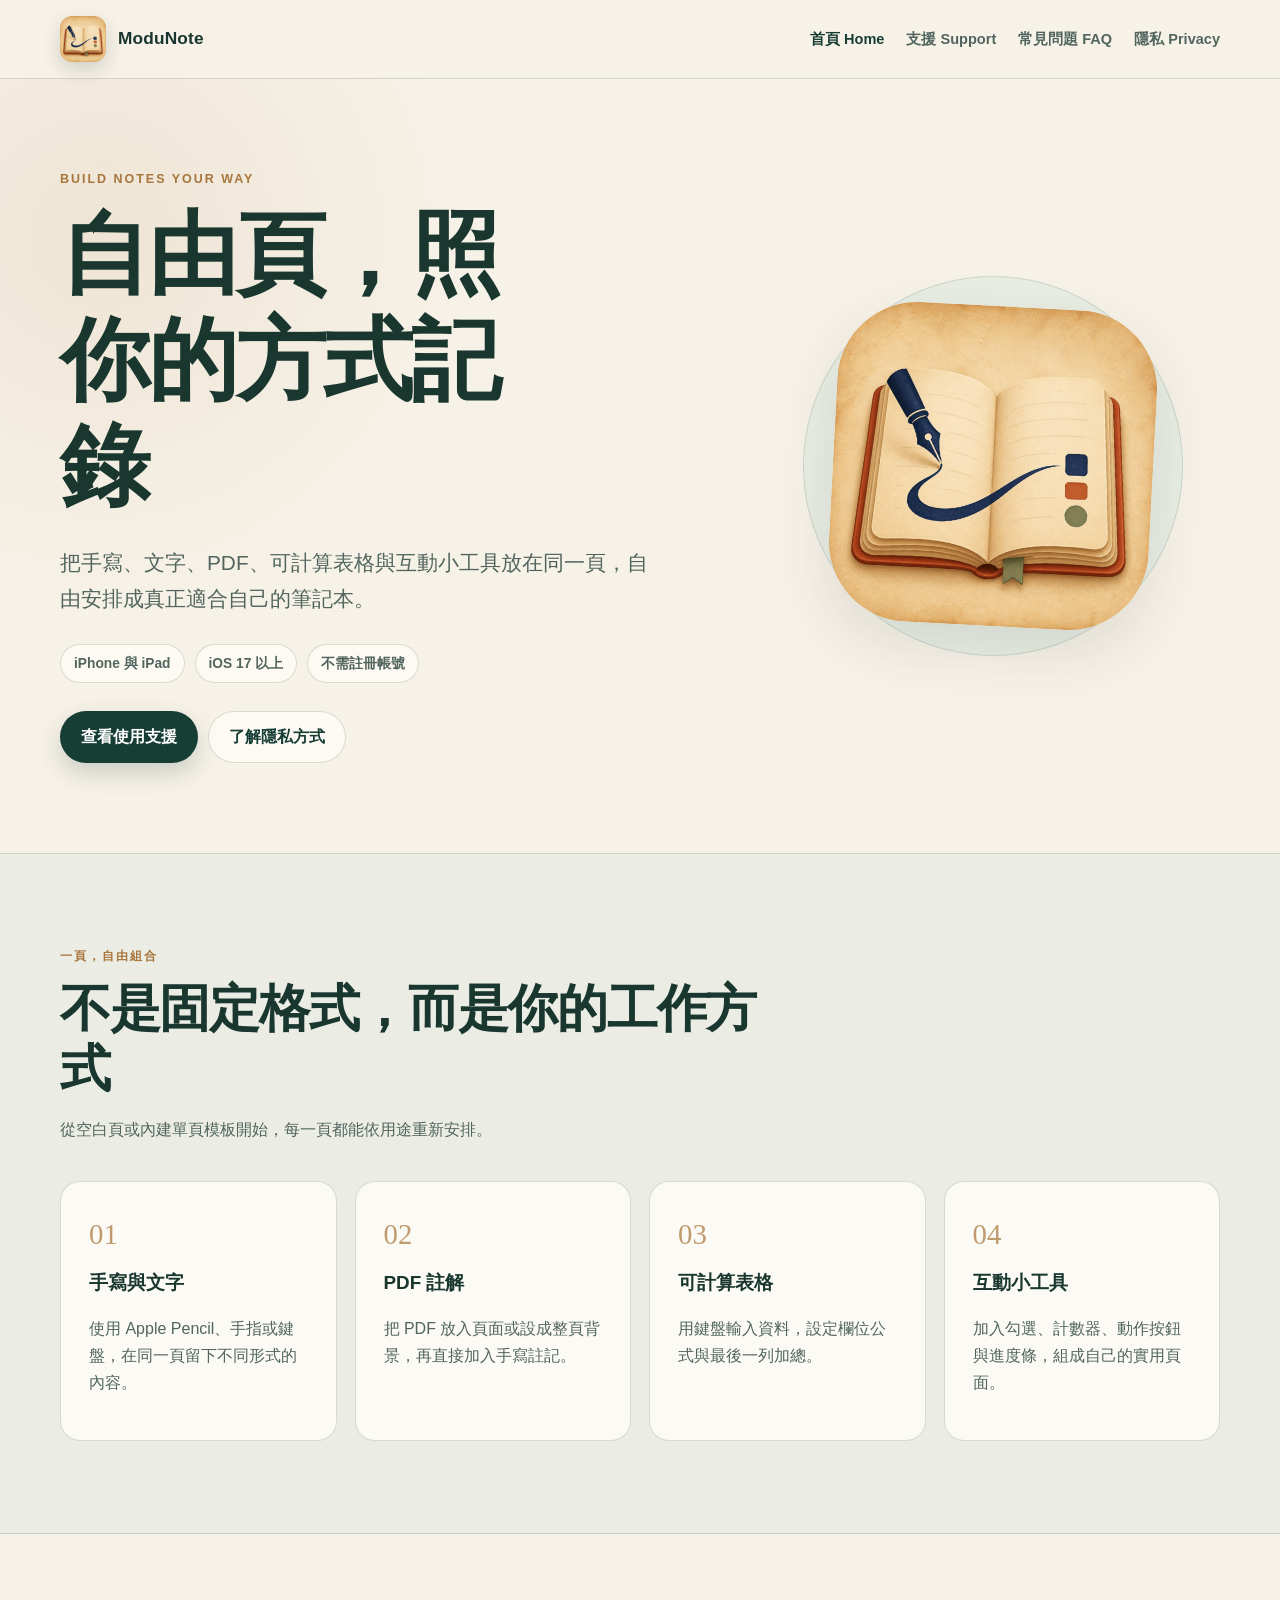
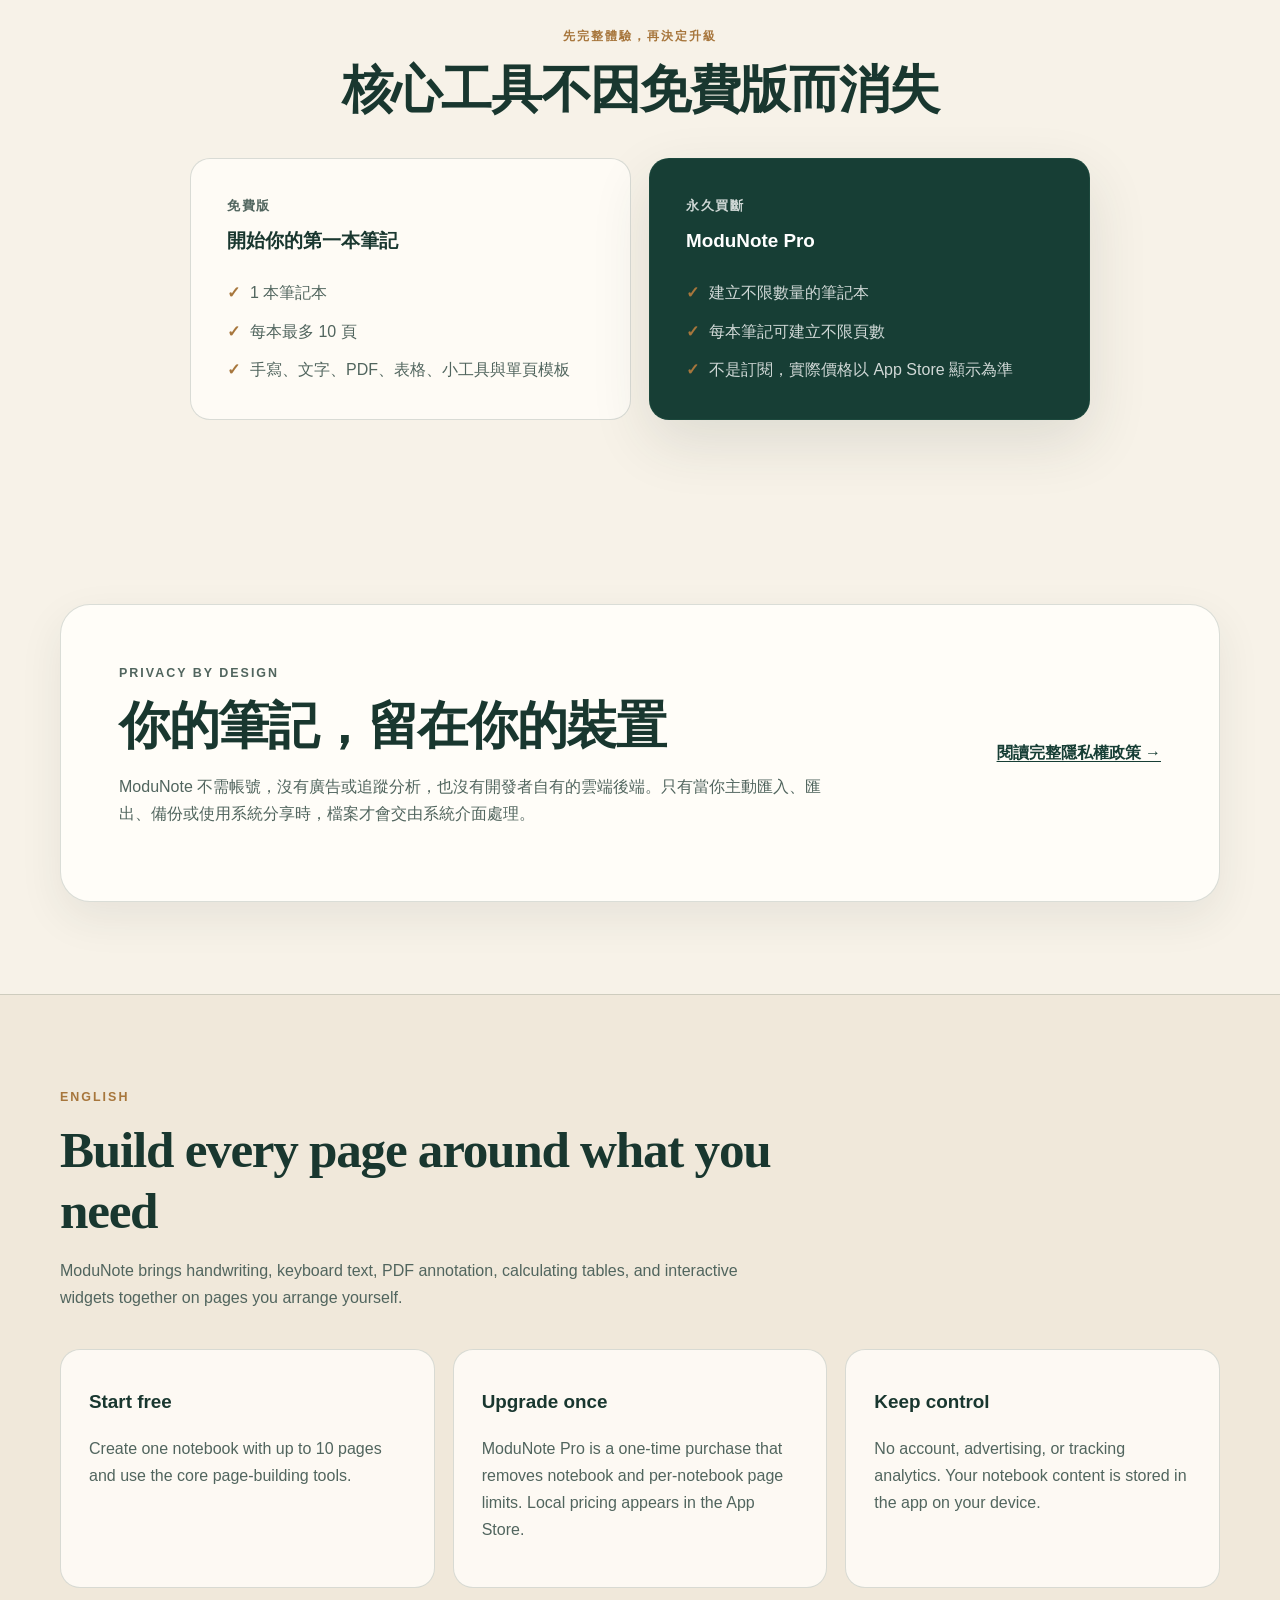
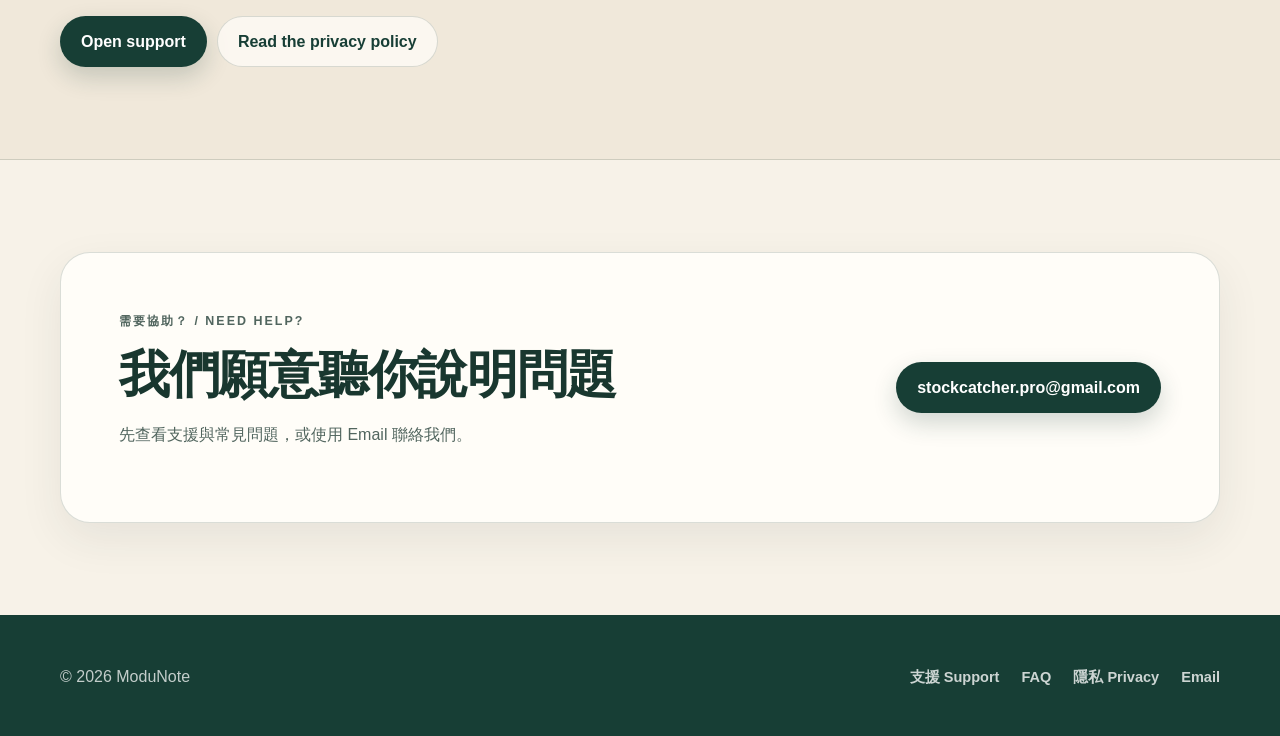
<file: index.html>
<!doctype html>
<html lang="zh-Hant">
  <head>
    <meta charset="utf-8">
    <meta name="viewport" content="width=device-width, initial-scale=1">
    <meta name="description" content="ModuNote 官方支援網站：自由組合手寫、文字、PDF、可計算表格與互動小工具。">
    <title>ModuNote｜自由頁，照你的方式記錄</title>
    <link rel="canonical" href="https://ducky0811.github.io/modunote-support/">
    <link rel="icon" href="assets/app-icon.png" type="image/png">
    <link rel="stylesheet" href="assets/styles.css">
  </head>
  <body>
    <a class="skip-link" href="#main-content">跳到主要內容 / Skip to content</a>
    <header class="site-header">
      <div class="container nav-wrap">
        <a class="brand" href="index.html" aria-label="ModuNote 首頁">
          <img src="assets/app-icon.png" alt="" width="46" height="46">
          <span>ModuNote</span>
        </a>
        <nav aria-label="主要導覽 / Main navigation">
          <ul class="site-nav">
            <li><a href="index.html" aria-current="page">首頁 Home</a></li>
            <li><a href="support.html">支援 Support</a></li>
            <li><a href="faq.html">常見問題 FAQ</a></li>
            <li><a href="privacy.html">隱私 Privacy</a></li>
          </ul>
        </nav>
      </div>
    </header>

    <main id="main-content" tabindex="-1">
      <section class="hero container" aria-labelledby="hero-title">
        <div class="hero-copy">
          <p class="eyebrow">BUILD NOTES YOUR WAY</p>
          <h1 id="hero-title">自由頁，照你的方式記錄</h1>
          <p class="lead">把手寫、文字、PDF、可計算表格與互動小工具放在同一頁，自由安排成真正適合自己的筆記本。</p>
          <div class="badge-row" aria-label="產品特色">
            <span class="badge">iPhone 與 iPad</span>
            <span class="badge">iOS 17 以上</span>
            <span class="badge">不需註冊帳號</span>
          </div>
          <div class="button-row">
            <a class="button primary" href="support.html">查看使用支援</a>
            <a class="button secondary" href="privacy.html">了解隱私方式</a>
          </div>
        </div>
        <div class="hero-art" aria-hidden="true">
          <div class="icon-halo"></div>
          <img src="assets/app-icon.png" alt="" width="320" height="320">
        </div>
      </section>

      <section class="section section-tint" aria-labelledby="features-title">
        <div class="container">
          <div class="section-heading">
            <p class="eyebrow">一頁，自由組合</p>
            <h2 id="features-title">不是固定格式，而是你的工作方式</h2>
            <p>從空白頁或內建單頁模板開始，每一頁都能依用途重新安排。</p>
          </div>
          <div class="card-grid four-columns">
            <article class="card">
              <span class="card-number" aria-hidden="true">01</span>
              <h3>手寫與文字</h3>
              <p>使用 Apple Pencil、手指或鍵盤，在同一頁留下不同形式的內容。</p>
            </article>
            <article class="card">
              <span class="card-number" aria-hidden="true">02</span>
              <h3>PDF 註解</h3>
              <p>把 PDF 放入頁面或設成整頁背景，再直接加入手寫註記。</p>
            </article>
            <article class="card">
              <span class="card-number" aria-hidden="true">03</span>
              <h3>可計算表格</h3>
              <p>用鍵盤輸入資料，設定欄位公式與最後一列加總。</p>
            </article>
            <article class="card">
              <span class="card-number" aria-hidden="true">04</span>
              <h3>互動小工具</h3>
              <p>加入勾選、計數器、動作按鈕與進度條，組成自己的實用頁面。</p>
            </article>
          </div>
        </div>
      </section>

      <section class="section container" aria-labelledby="access-title">
        <div class="section-heading centered">
          <p class="eyebrow">先完整體驗，再決定升級</p>
          <h2 id="access-title">核心工具不因免費版而消失</h2>
        </div>
        <div class="plan-grid">
          <article class="plan-card">
            <p class="plan-kicker">免費版</p>
            <h3>開始你的第一本筆記</h3>
            <ul class="check-list">
              <li>1 本筆記本</li>
              <li>每本最多 10 頁</li>
              <li>手寫、文字、PDF、表格、小工具與單頁模板</li>
            </ul>
          </article>
          <article class="plan-card featured">
            <p class="plan-kicker">永久買斷</p>
            <h3>ModuNote Pro</h3>
            <ul class="check-list">
              <li>建立不限數量的筆記本</li>
              <li>每本筆記可建立不限頁數</li>
              <li>不是訂閱，實際價格以 App Store 顯示為準</li>
            </ul>
          </article>
        </div>
      </section>

      <section class="section container" aria-labelledby="privacy-note-title">
        <div class="notice-panel">
          <div>
            <p class="eyebrow">PRIVACY BY DESIGN</p>
            <h2 id="privacy-note-title">你的筆記，留在你的裝置</h2>
            <p>ModuNote 不需帳號，沒有廣告或追蹤分析，也沒有開發者自有的雲端後端。只有當你主動匯入、匯出、備份或使用系統分享時，檔案才會交由系統介面處理。</p>
          </div>
          <a class="text-link" href="privacy.html">閱讀完整隱私權政策 <span aria-hidden="true">→</span></a>
        </div>
      </section>

      <section class="section english-section" lang="en" aria-labelledby="english-title">
        <div class="container">
          <div class="section-heading">
            <p class="eyebrow">ENGLISH</p>
            <h2 id="english-title">Build every page around what you need</h2>
            <p>ModuNote brings handwriting, keyboard text, PDF annotation, calculating tables, and interactive widgets together on pages you arrange yourself.</p>
          </div>
          <div class="card-grid three-columns">
            <article class="card">
              <h3>Start free</h3>
              <p>Create one notebook with up to 10 pages and use the core page-building tools.</p>
            </article>
            <article class="card">
              <h3>Upgrade once</h3>
              <p>ModuNote Pro is a one-time purchase that removes notebook and per-notebook page limits. Local pricing appears in the App Store.</p>
            </article>
            <article class="card">
              <h3>Keep control</h3>
              <p>No account, advertising, or tracking analytics. Your notebook content is stored in the app on your device.</p>
            </article>
          </div>
          <div class="button-row">
            <a class="button primary" href="support.html">Open support</a>
            <a class="button secondary" href="privacy.html">Read the privacy policy</a>
          </div>
        </div>
      </section>

      <section class="section container" aria-labelledby="contact-title">
        <div class="contact-card">
          <div>
            <p class="eyebrow">需要協助？ / NEED HELP?</p>
            <h2 id="contact-title">我們願意聽你說明問題</h2>
            <p>先查看支援與常見問題，或使用 Email 聯絡我們。</p>
          </div>
          <a class="button primary" href="mailto:stockcatcher.pro@gmail.com">stockcatcher.pro@gmail.com</a>
        </div>
      </section>
    </main>

    <footer class="site-footer">
      <div class="container footer-wrap">
        <p>© 2026 ModuNote</p>
        <ul class="footer-links" aria-label="頁尾導覽 / Footer navigation">
          <li><a href="support.html">支援 Support</a></li>
          <li><a href="faq.html">FAQ</a></li>
          <li><a href="privacy.html">隱私 Privacy</a></li>
          <li><a href="mailto:stockcatcher.pro@gmail.com">Email</a></li>
        </ul>
      </div>
    </footer>
  </body>
</html>
</file>
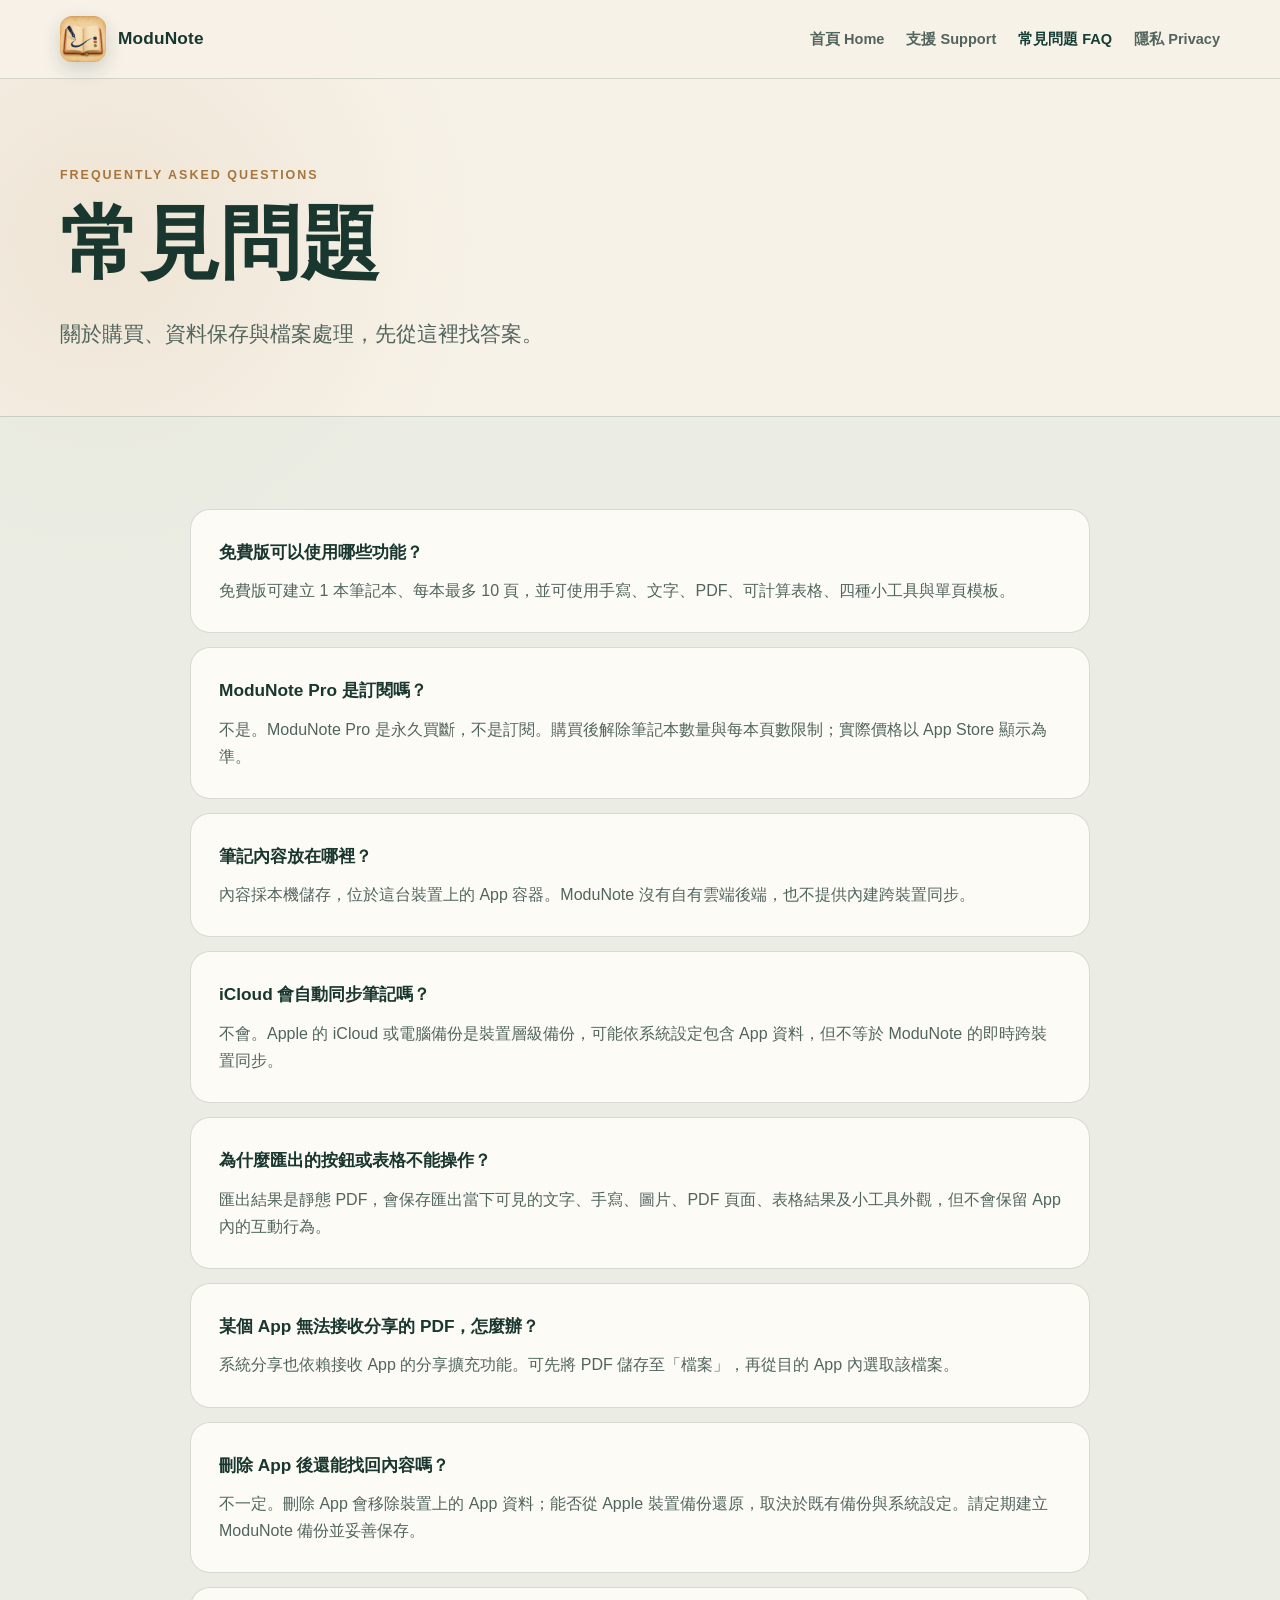
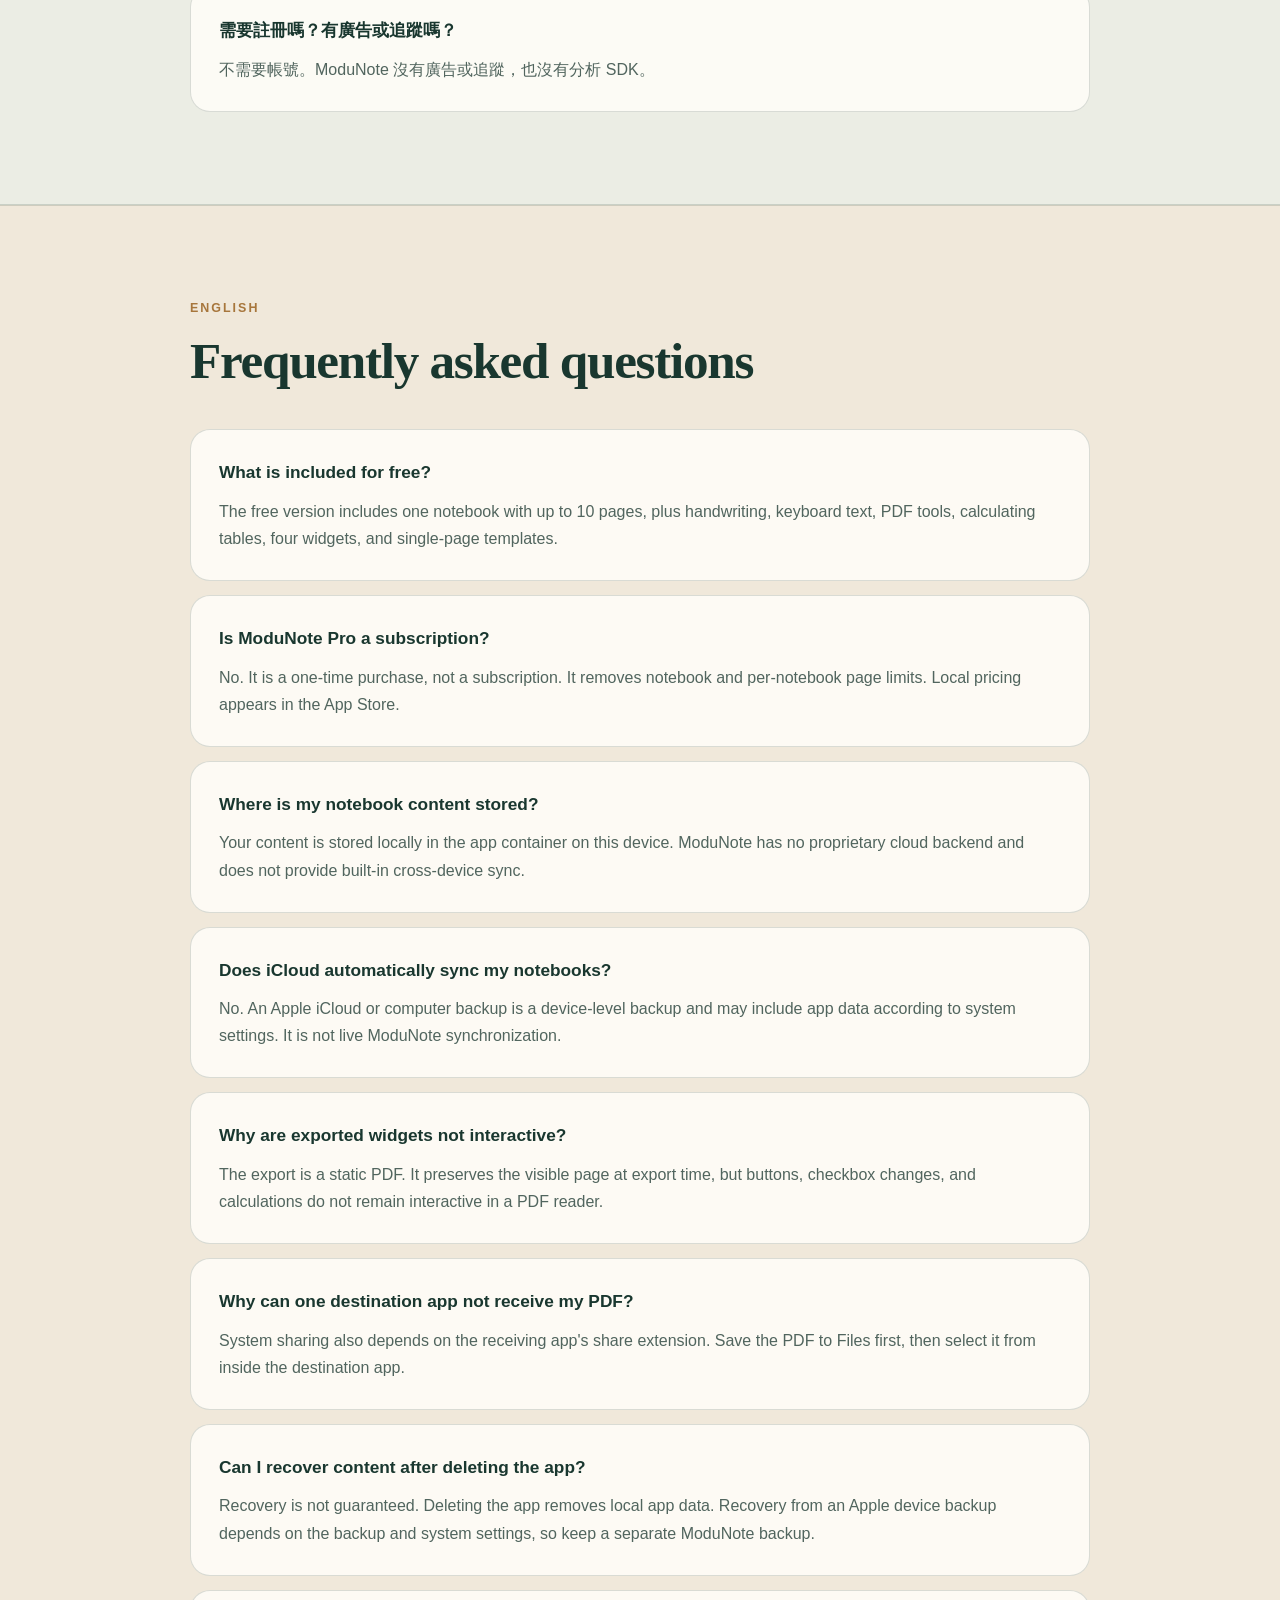
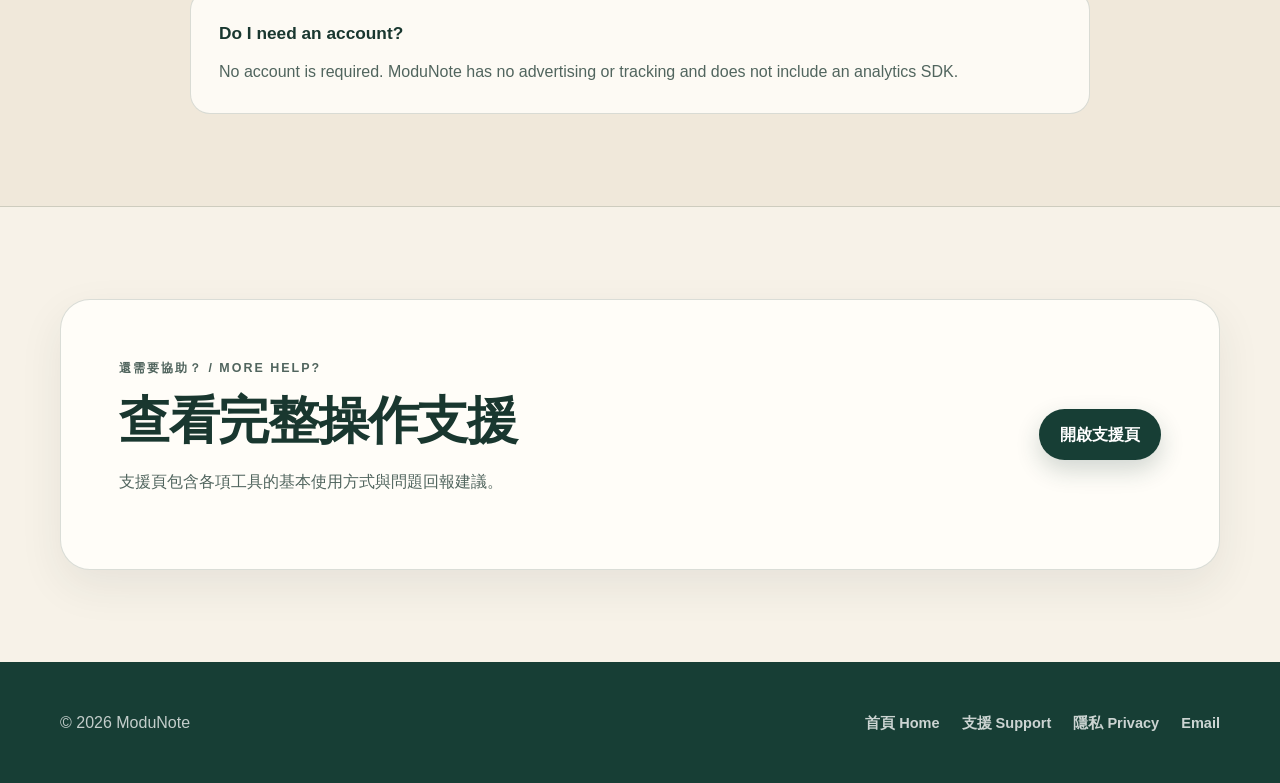
<file: faq.html>
<!doctype html>
<html lang="zh-Hant">
  <head>
    <meta charset="utf-8">
    <meta name="viewport" content="width=device-width, initial-scale=1">
    <meta name="description" content="ModuNote 常見問題：免費版、永久買斷、資料保存、PDF、模板與隱私。">
    <title>常見問題｜ModuNote</title>
    <link rel="canonical" href="https://ducky0811.github.io/modunote-support/faq.html">
    <link rel="icon" href="assets/app-icon.png" type="image/png">
    <link rel="stylesheet" href="assets/styles.css">
  </head>
  <body>
    <a class="skip-link" href="#main-content">跳到主要內容 / Skip to content</a>
    <header class="site-header">
      <div class="container nav-wrap">
        <a class="brand" href="index.html" aria-label="ModuNote 首頁">
          <img src="assets/app-icon.png" alt="" width="46" height="46">
          <span>ModuNote</span>
        </a>
        <nav aria-label="主要導覽 / Main navigation">
          <ul class="site-nav">
            <li><a href="index.html">首頁 Home</a></li>
            <li><a href="support.html">支援 Support</a></li>
            <li><a href="faq.html" aria-current="page">常見問題 FAQ</a></li>
            <li><a href="privacy.html">隱私 Privacy</a></li>
          </ul>
        </nav>
      </div>
    </header>

    <main id="main-content" tabindex="-1">
      <section class="page-hero container" aria-labelledby="page-title">
        <p class="eyebrow">FREQUENTLY ASKED QUESTIONS</p>
        <h1 id="page-title">常見問題</h1>
        <p class="lead">關於購買、資料保存與檔案處理，先從這裡找答案。</p>
      </section>

      <section class="section section-tint" aria-labelledby="zh-faq-title">
        <div class="container narrow-container">
          <h2 id="zh-faq-title" class="visually-hidden">繁體中文常見問題</h2>
          <div class="faq-list">
            <article class="faq-item">
              <h3>免費版可以使用哪些功能？</h3>
              <p>免費版可建立 1 本筆記本、每本最多 10 頁，並可使用手寫、文字、PDF、可計算表格、四種小工具與單頁模板。</p>
            </article>
            <article class="faq-item">
              <h3>ModuNote Pro 是訂閱嗎？</h3>
              <p>不是。ModuNote Pro 是永久買斷，不是訂閱。購買後解除筆記本數量與每本頁數限制；實際價格以 App Store 顯示為準。</p>
            </article>
            <article class="faq-item">
              <h3>筆記內容放在哪裡？</h3>
              <p>內容採本機儲存，位於這台裝置上的 App 容器。ModuNote 沒有自有雲端後端，也不提供內建跨裝置同步。</p>
            </article>
            <article class="faq-item">
              <h3>iCloud 會自動同步筆記嗎？</h3>
              <p>不會。Apple 的 iCloud 或電腦備份是裝置層級備份，可能依系統設定包含 App 資料，但不等於 ModuNote 的即時跨裝置同步。</p>
            </article>
            <article class="faq-item">
              <h3>為什麼匯出的按鈕或表格不能操作？</h3>
              <p>匯出結果是靜態 PDF，會保存匯出當下可見的文字、手寫、圖片、PDF 頁面、表格結果及小工具外觀，但不會保留 App 內的互動行為。</p>
            </article>
            <article class="faq-item">
              <h3>某個 App 無法接收分享的 PDF，怎麼辦？</h3>
              <p>系統分享也依賴接收 App 的分享擴充功能。可先將 PDF 儲存至「檔案」，再從目的 App 內選取該檔案。</p>
            </article>
            <article class="faq-item">
              <h3>刪除 App 後還能找回內容嗎？</h3>
              <p>不一定。刪除 App 會移除裝置上的 App 資料；能否從 Apple 裝置備份還原，取決於既有備份與系統設定。請定期建立 ModuNote 備份並妥善保存。</p>
            </article>
            <article class="faq-item">
              <h3>需要註冊嗎？有廣告或追蹤嗎？</h3>
              <p>不需要帳號。ModuNote 沒有廣告或追蹤，也沒有分析 SDK。</p>
            </article>
          </div>
        </div>
      </section>

      <section class="section english-section" lang="en" aria-labelledby="en-faq-title">
        <div class="container narrow-container">
          <div class="section-heading">
            <p class="eyebrow">ENGLISH</p>
            <h2 id="en-faq-title">Frequently asked questions</h2>
          </div>
          <div class="faq-list">
            <article class="faq-item"><h3>What is included for free?</h3><p>The free version includes one notebook with up to 10 pages, plus handwriting, keyboard text, PDF tools, calculating tables, four widgets, and single-page templates.</p></article>
            <article class="faq-item"><h3>Is ModuNote Pro a subscription?</h3><p>No. It is a one-time purchase, not a subscription. It removes notebook and per-notebook page limits. Local pricing appears in the App Store.</p></article>
            <article class="faq-item"><h3>Where is my notebook content stored?</h3><p>Your content is stored locally in the app container on this device. ModuNote has no proprietary cloud backend and does not provide built-in cross-device sync.</p></article>
            <article class="faq-item"><h3>Does iCloud automatically sync my notebooks?</h3><p>No. An Apple iCloud or computer backup is a device-level backup and may include app data according to system settings. It is not live ModuNote synchronization.</p></article>
            <article class="faq-item"><h3>Why are exported widgets not interactive?</h3><p>The export is a static PDF. It preserves the visible page at export time, but buttons, checkbox changes, and calculations do not remain interactive in a PDF reader.</p></article>
            <article class="faq-item"><h3>Why can one destination app not receive my PDF?</h3><p>System sharing also depends on the receiving app's share extension. Save the PDF to Files first, then select it from inside the destination app.</p></article>
            <article class="faq-item"><h3>Can I recover content after deleting the app?</h3><p>Recovery is not guaranteed. Deleting the app removes local app data. Recovery from an Apple device backup depends on the backup and system settings, so keep a separate ModuNote backup.</p></article>
            <article class="faq-item"><h3>Do I need an account?</h3><p>No account is required. ModuNote has no advertising or tracking and does not include an analytics SDK.</p></article>
          </div>
        </div>
      </section>

      <section class="section container" aria-labelledby="help-title">
        <div class="contact-card">
          <div>
            <p class="eyebrow">還需要協助？ / MORE HELP?</p>
            <h2 id="help-title">查看完整操作支援</h2>
            <p>支援頁包含各項工具的基本使用方式與問題回報建議。</p>
          </div>
          <a class="button primary" href="support.html">開啟支援頁</a>
        </div>
      </section>
    </main>

    <footer class="site-footer">
      <div class="container footer-wrap">
        <p>© 2026 ModuNote</p>
        <ul class="footer-links" aria-label="頁尾導覽 / Footer navigation">
          <li><a href="index.html">首頁 Home</a></li>
          <li><a href="support.html">支援 Support</a></li>
          <li><a href="privacy.html">隱私 Privacy</a></li>
          <li><a href="mailto:stockcatcher.pro@gmail.com">Email</a></li>
        </ul>
      </div>
    </footer>
  </body>
</html>
</file>
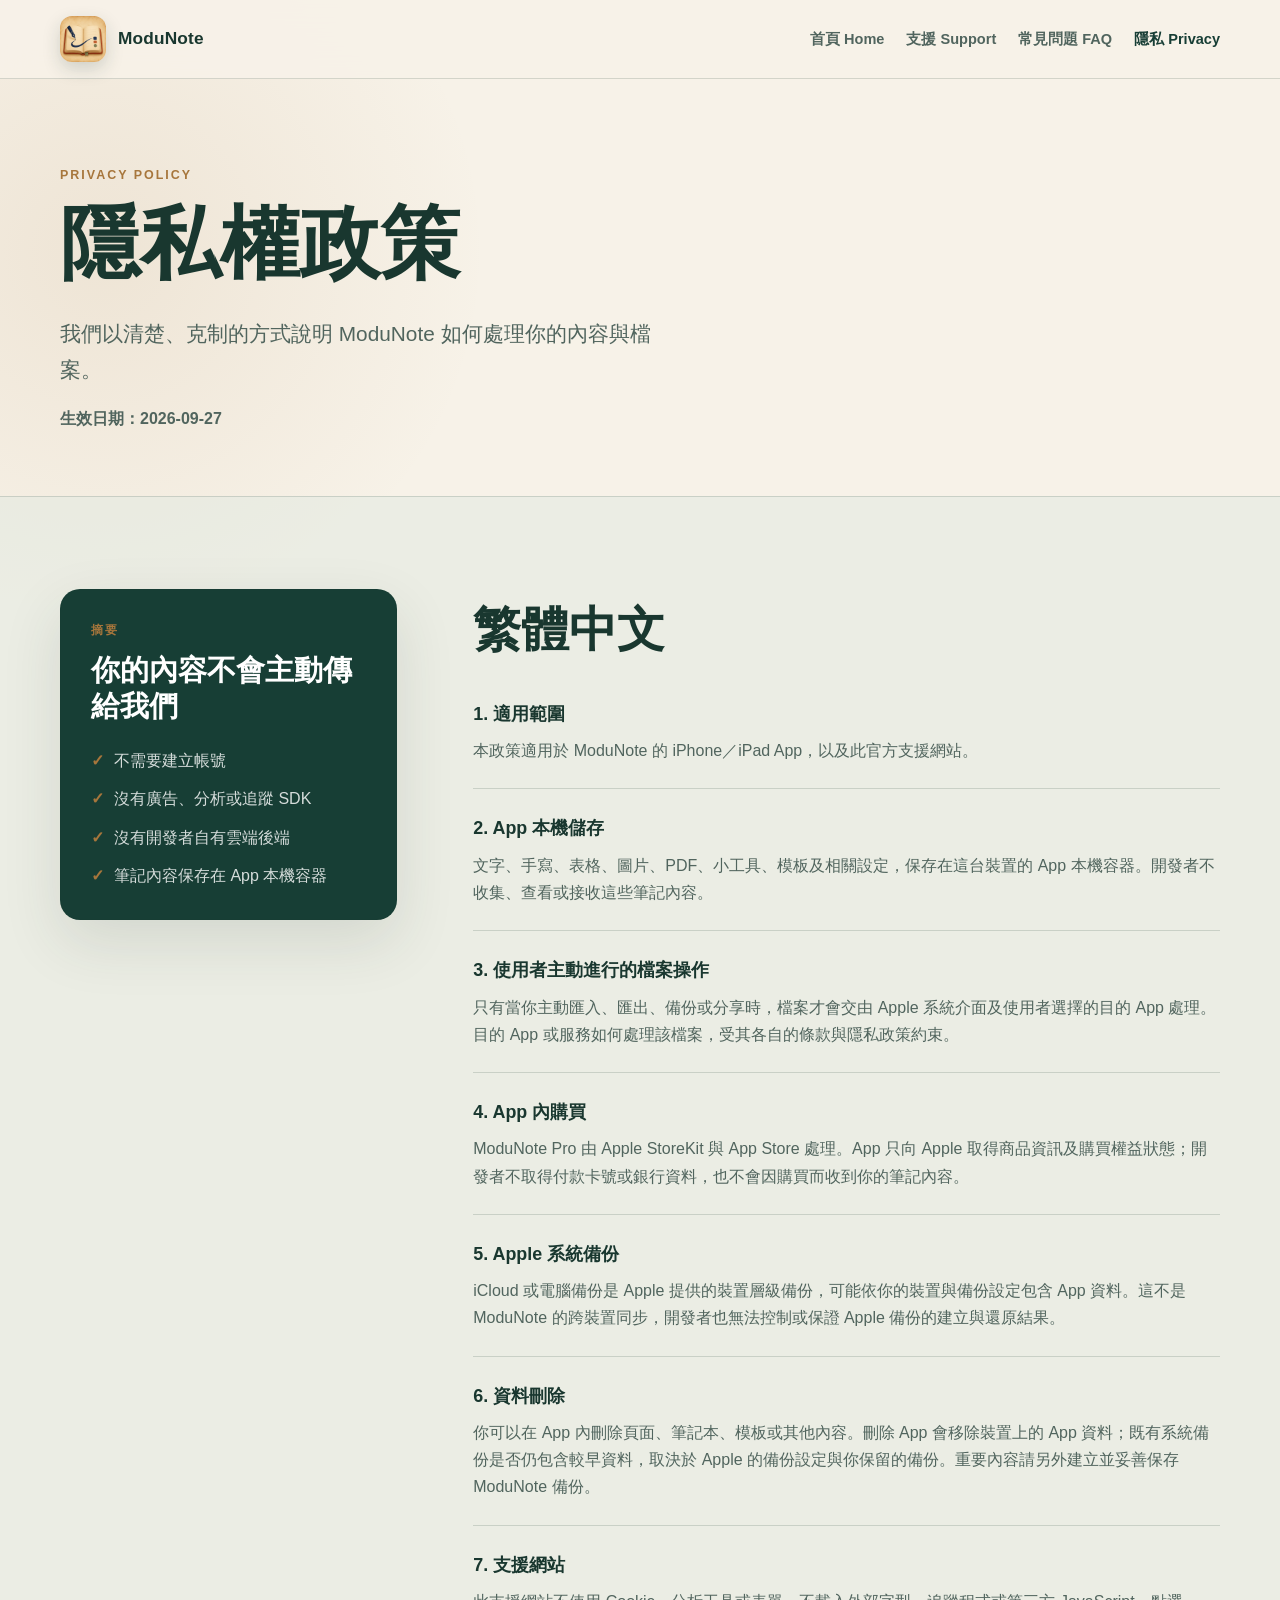
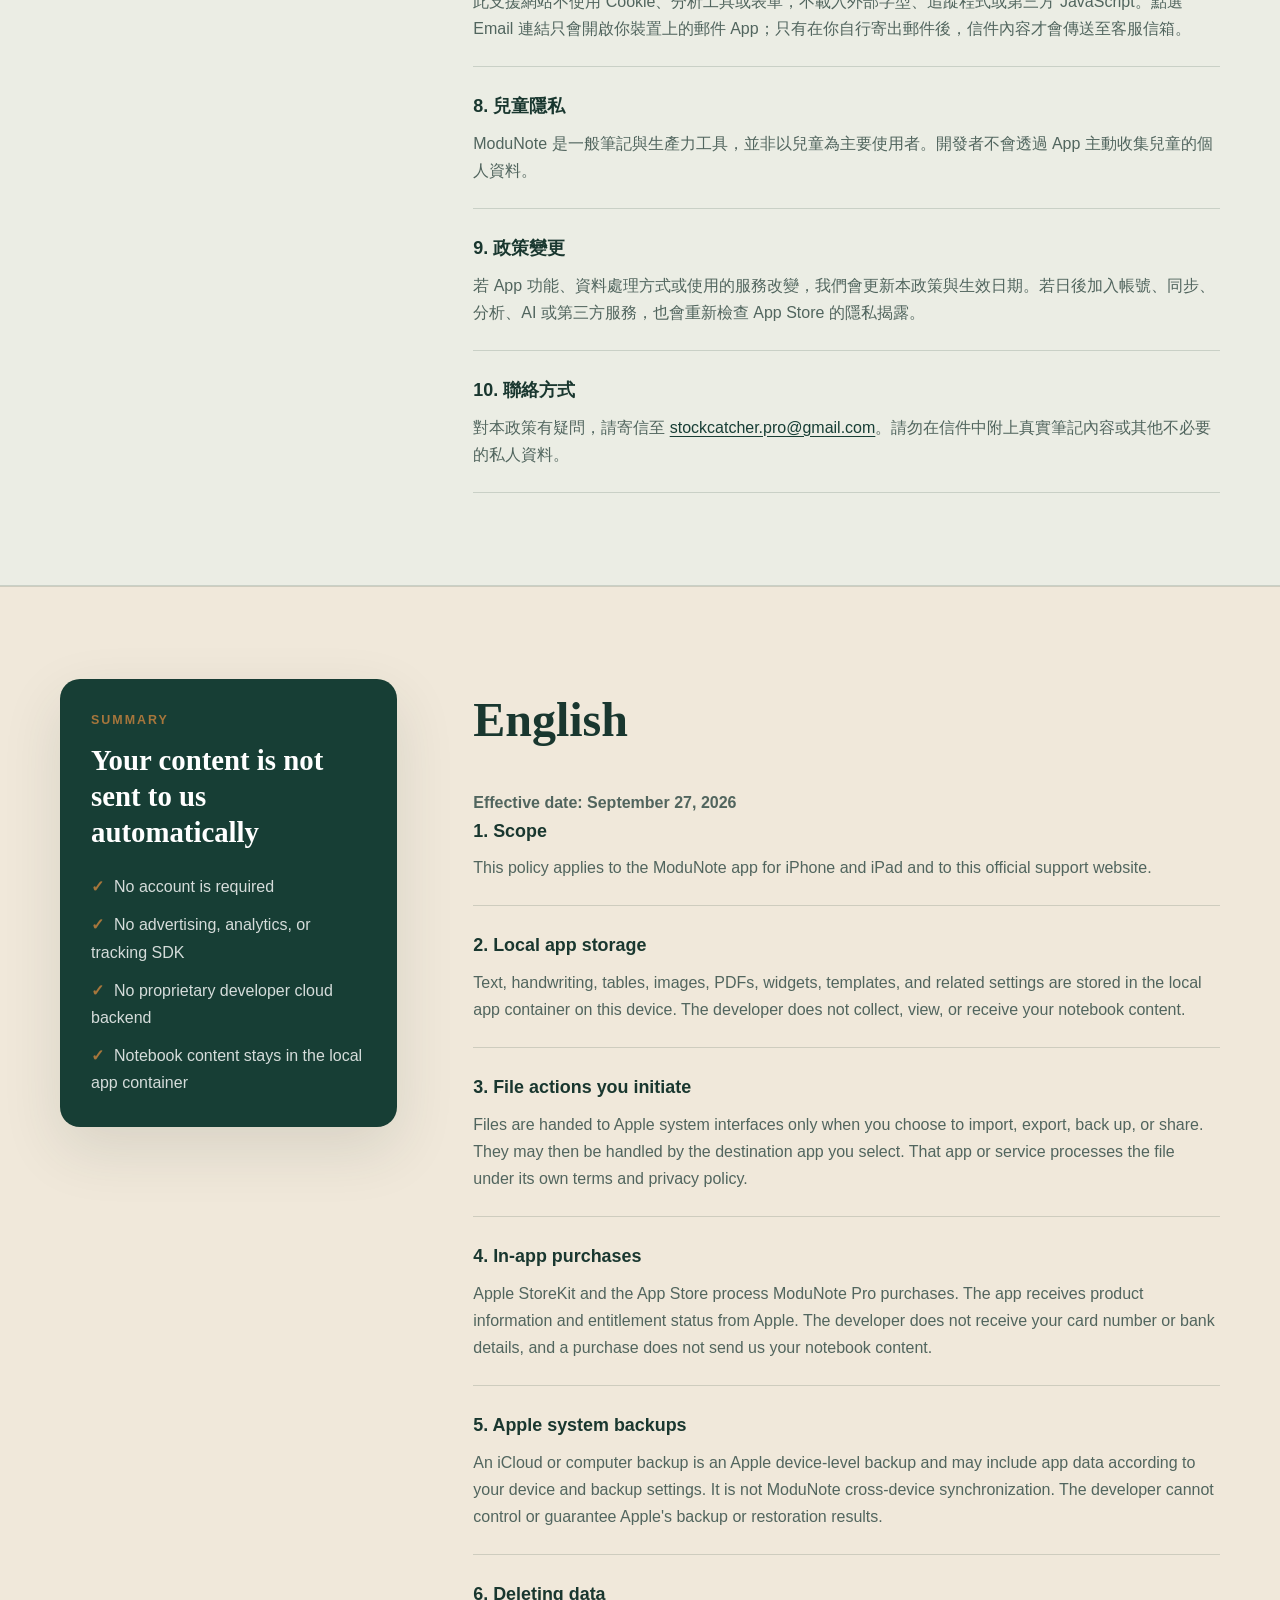
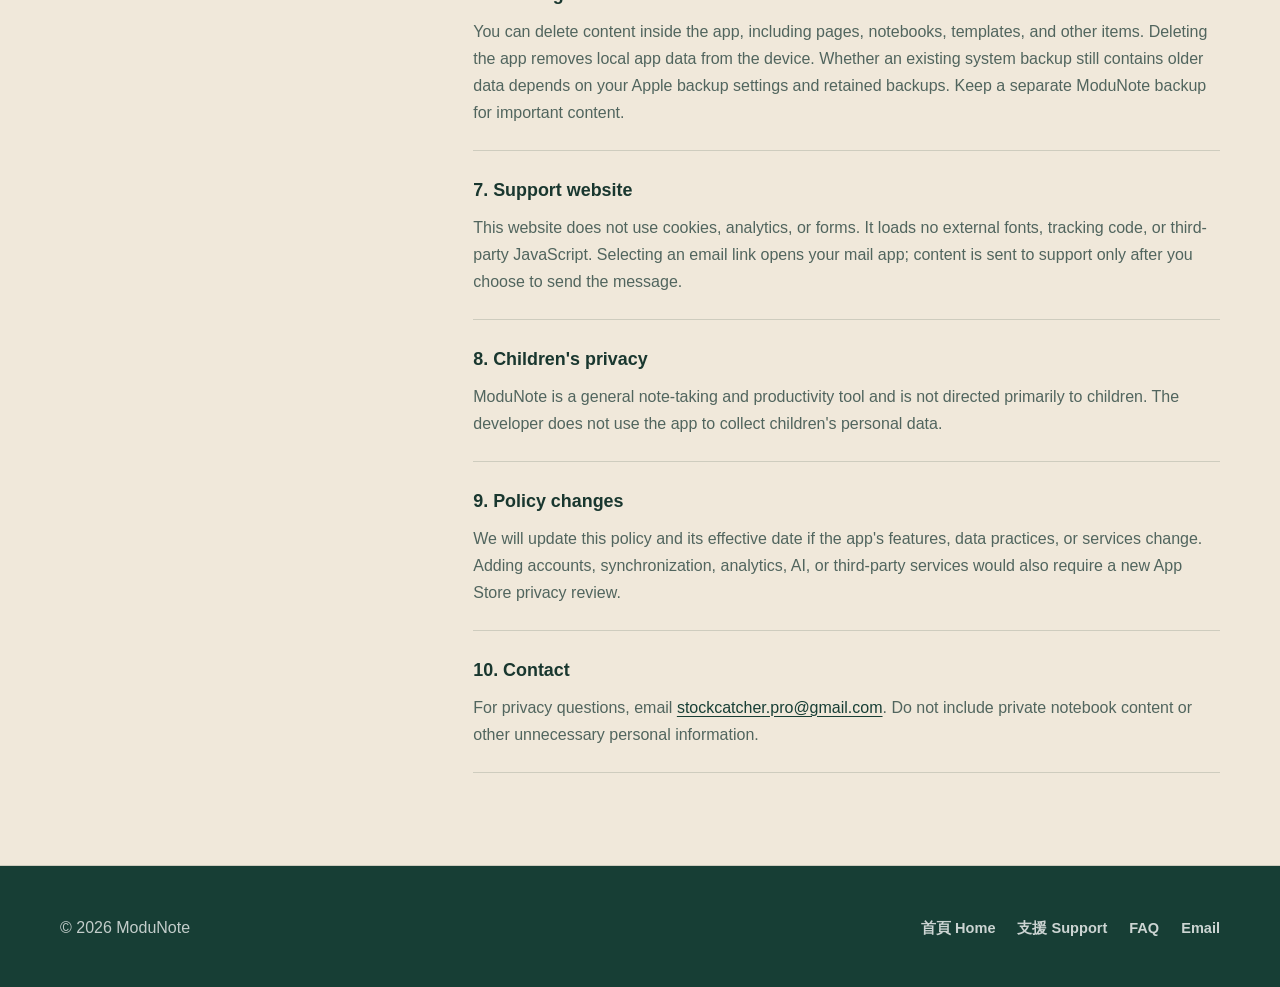
<file: privacy.html>
<!doctype html>
<html lang="zh-Hant">
  <head>
    <meta charset="utf-8">
    <meta name="viewport" content="width=device-width, initial-scale=1">
    <meta name="description" content="ModuNote 隱私權政策：了解本機資料、檔案分享、App 內購買與 Apple 系統備份。">
    <title>隱私權政策｜ModuNote</title>
    <link rel="canonical" href="https://ducky0811.github.io/modunote-support/privacy.html">
    <link rel="icon" href="assets/app-icon.png" type="image/png">
    <link rel="stylesheet" href="assets/styles.css">
  </head>
  <body>
    <a class="skip-link" href="#main-content">跳到主要內容 / Skip to content</a>
    <header class="site-header">
      <div class="container nav-wrap">
        <a class="brand" href="index.html" aria-label="ModuNote 首頁">
          <img src="assets/app-icon.png" alt="" width="46" height="46">
          <span>ModuNote</span>
        </a>
        <nav aria-label="主要導覽 / Main navigation">
          <ul class="site-nav">
            <li><a href="index.html">首頁 Home</a></li>
            <li><a href="support.html">支援 Support</a></li>
            <li><a href="faq.html">常見問題 FAQ</a></li>
            <li><a href="privacy.html" aria-current="page">隱私 Privacy</a></li>
          </ul>
        </nav>
      </div>
    </header>

    <main id="main-content" tabindex="-1">
      <section class="page-hero container" aria-labelledby="page-title">
        <p class="eyebrow">PRIVACY POLICY</p>
        <h1 id="page-title">隱私權政策</h1>
        <p class="lead">我們以清楚、克制的方式說明 ModuNote 如何處理你的內容與檔案。</p>
        <p class="effective-date">生效日期：2026-09-27</p>
      </section>

      <section class="section section-tint" aria-labelledby="zh-policy-title">
        <div class="container policy-layout">
          <aside class="policy-summary" aria-label="政策摘要">
            <p class="eyebrow">摘要</p>
            <h2>你的內容不會主動傳給我們</h2>
            <ul class="check-list">
              <li>不需要建立帳號</li>
              <li>沒有廣告、分析或追蹤 SDK</li>
              <li>沒有開發者自有雲端後端</li>
              <li>筆記內容保存在 App 本機容器</li>
            </ul>
          </aside>
          <div class="policy-content">
            <h2 id="zh-policy-title">繁體中文</h2>

            <section aria-labelledby="scope-title">
              <h3 id="scope-title">1. 適用範圍</h3>
              <p>本政策適用於 ModuNote 的 iPhone／iPad App，以及此官方支援網站。</p>
            </section>

            <section aria-labelledby="storage-title">
              <h3 id="storage-title">2. App 本機儲存</h3>
              <p>文字、手寫、表格、圖片、PDF、小工具、模板及相關設定，保存在這台裝置的 App 本機容器。開發者不收集、查看或接收這些筆記內容。</p>
            </section>

            <section aria-labelledby="sharing-title">
              <h3 id="sharing-title">3. 使用者主動進行的檔案操作</h3>
              <p>只有當你主動匯入、匯出、備份或分享時，檔案才會交由 Apple 系統介面及使用者選擇的目的 App 處理。目的 App 或服務如何處理該檔案，受其各自的條款與隱私政策約束。</p>
            </section>

            <section aria-labelledby="purchase-title">
              <h3 id="purchase-title">4. App 內購買</h3>
              <p>ModuNote Pro 由 Apple StoreKit 與 App Store 處理。App 只向 Apple 取得商品資訊及購買權益狀態；開發者不取得付款卡號或銀行資料，也不會因購買而收到你的筆記內容。</p>
            </section>

            <section aria-labelledby="backup-title">
              <h3 id="backup-title">5. Apple 系統備份</h3>
              <p>iCloud 或電腦備份是 Apple 提供的裝置層級備份，可能依你的裝置與備份設定包含 App 資料。這不是 ModuNote 的跨裝置同步，開發者也無法控制或保證 Apple 備份的建立與還原結果。</p>
            </section>

            <section aria-labelledby="deletion-title">
              <h3 id="deletion-title">6. 資料刪除</h3>
              <p>你可以在 App 內刪除頁面、筆記本、模板或其他內容。刪除 App 會移除裝置上的 App 資料；既有系統備份是否仍包含較早資料，取決於 Apple 的備份設定與你保留的備份。重要內容請另外建立並妥善保存 ModuNote 備份。</p>
            </section>

            <section aria-labelledby="website-title">
              <h3 id="website-title">7. 支援網站</h3>
              <p>此支援網站不使用 Cookie、分析工具或表單，不載入外部字型、追蹤程式或第三方 JavaScript。點選 Email 連結只會開啟你裝置上的郵件 App；只有在你自行寄出郵件後，信件內容才會傳送至客服信箱。</p>
            </section>

            <section aria-labelledby="children-title">
              <h3 id="children-title">8. 兒童隱私</h3>
              <p>ModuNote 是一般筆記與生產力工具，並非以兒童為主要使用者。開發者不會透過 App 主動收集兒童的個人資料。</p>
            </section>

            <section aria-labelledby="changes-title">
              <h3 id="changes-title">9. 政策變更</h3>
              <p>若 App 功能、資料處理方式或使用的服務改變，我們會更新本政策與生效日期。若日後加入帳號、同步、分析、AI 或第三方服務，也會重新檢查 App Store 的隱私揭露。</p>
            </section>

            <section aria-labelledby="contact-title">
              <h3 id="contact-title">10. 聯絡方式</h3>
              <p>對本政策有疑問，請寄信至 <a href="mailto:stockcatcher.pro@gmail.com">stockcatcher.pro@gmail.com</a>。請勿在信件中附上真實筆記內容或其他不必要的私人資料。</p>
            </section>
          </div>
        </div>
      </section>

      <section class="section english-section" lang="en" aria-labelledby="en-policy-title">
        <div class="container policy-layout">
          <aside class="policy-summary" aria-label="Policy summary">
            <p class="eyebrow">SUMMARY</p>
            <h2>Your content is not sent to us automatically</h2>
            <ul class="check-list">
              <li>No account is required</li>
              <li>No advertising, analytics, or tracking SDK</li>
              <li>No proprietary developer cloud backend</li>
              <li>Notebook content stays in the local app container</li>
            </ul>
          </aside>
          <div class="policy-content">
            <h2 id="en-policy-title">English</h2>
            <p class="effective-date">Effective date: September 27, 2026</p>

            <section><h3>1. Scope</h3><p>This policy applies to the ModuNote app for iPhone and iPad and to this official support website.</p></section>

            <section><h3>2. Local app storage</h3><p>Text, handwriting, tables, images, PDFs, widgets, templates, and related settings are stored in the local app container on this device. The developer does not collect, view, or receive your notebook content.</p></section>

            <section><h3>3. File actions you initiate</h3><p>Files are handed to Apple system interfaces only when you choose to import, export, back up, or share. They may then be handled by the destination app you select. That app or service processes the file under its own terms and privacy policy.</p></section>

            <section><h3>4. In-app purchases</h3><p>Apple StoreKit and the App Store process ModuNote Pro purchases. The app receives product information and entitlement status from Apple. The developer does not receive your card number or bank details, and a purchase does not send us your notebook content.</p></section>

            <section><h3>5. Apple system backups</h3><p>An iCloud or computer backup is an Apple device-level backup and may include app data according to your device and backup settings. It is not ModuNote cross-device synchronization. The developer cannot control or guarantee Apple's backup or restoration results.</p></section>

            <section><h3>6. Deleting data</h3><p>You can delete content inside the app, including pages, notebooks, templates, and other items. Deleting the app removes local app data from the device. Whether an existing system backup still contains older data depends on your Apple backup settings and retained backups. Keep a separate ModuNote backup for important content.</p></section>

            <section><h3>7. Support website</h3><p>This website does not use cookies, analytics, or forms. It loads no external fonts, tracking code, or third-party JavaScript. Selecting an email link opens your mail app; content is sent to support only after you choose to send the message.</p></section>

            <section><h3>8. Children's privacy</h3><p>ModuNote is a general note-taking and productivity tool and is not directed primarily to children. The developer does not use the app to collect children's personal data.</p></section>

            <section><h3>9. Policy changes</h3><p>We will update this policy and its effective date if the app's features, data practices, or services change. Adding accounts, synchronization, analytics, AI, or third-party services would also require a new App Store privacy review.</p></section>

            <section><h3>10. Contact</h3><p>For privacy questions, email <a href="mailto:stockcatcher.pro@gmail.com">stockcatcher.pro@gmail.com</a>. Do not include private notebook content or other unnecessary personal information.</p></section>
          </div>
        </div>
      </section>
    </main>

    <footer class="site-footer">
      <div class="container footer-wrap">
        <p>© 2026 ModuNote</p>
        <ul class="footer-links" aria-label="頁尾導覽 / Footer navigation">
          <li><a href="index.html">首頁 Home</a></li>
          <li><a href="support.html">支援 Support</a></li>
          <li><a href="faq.html">FAQ</a></li>
          <li><a href="mailto:stockcatcher.pro@gmail.com">Email</a></li>
        </ul>
      </div>
    </footer>
  </body>
</html>
</file>
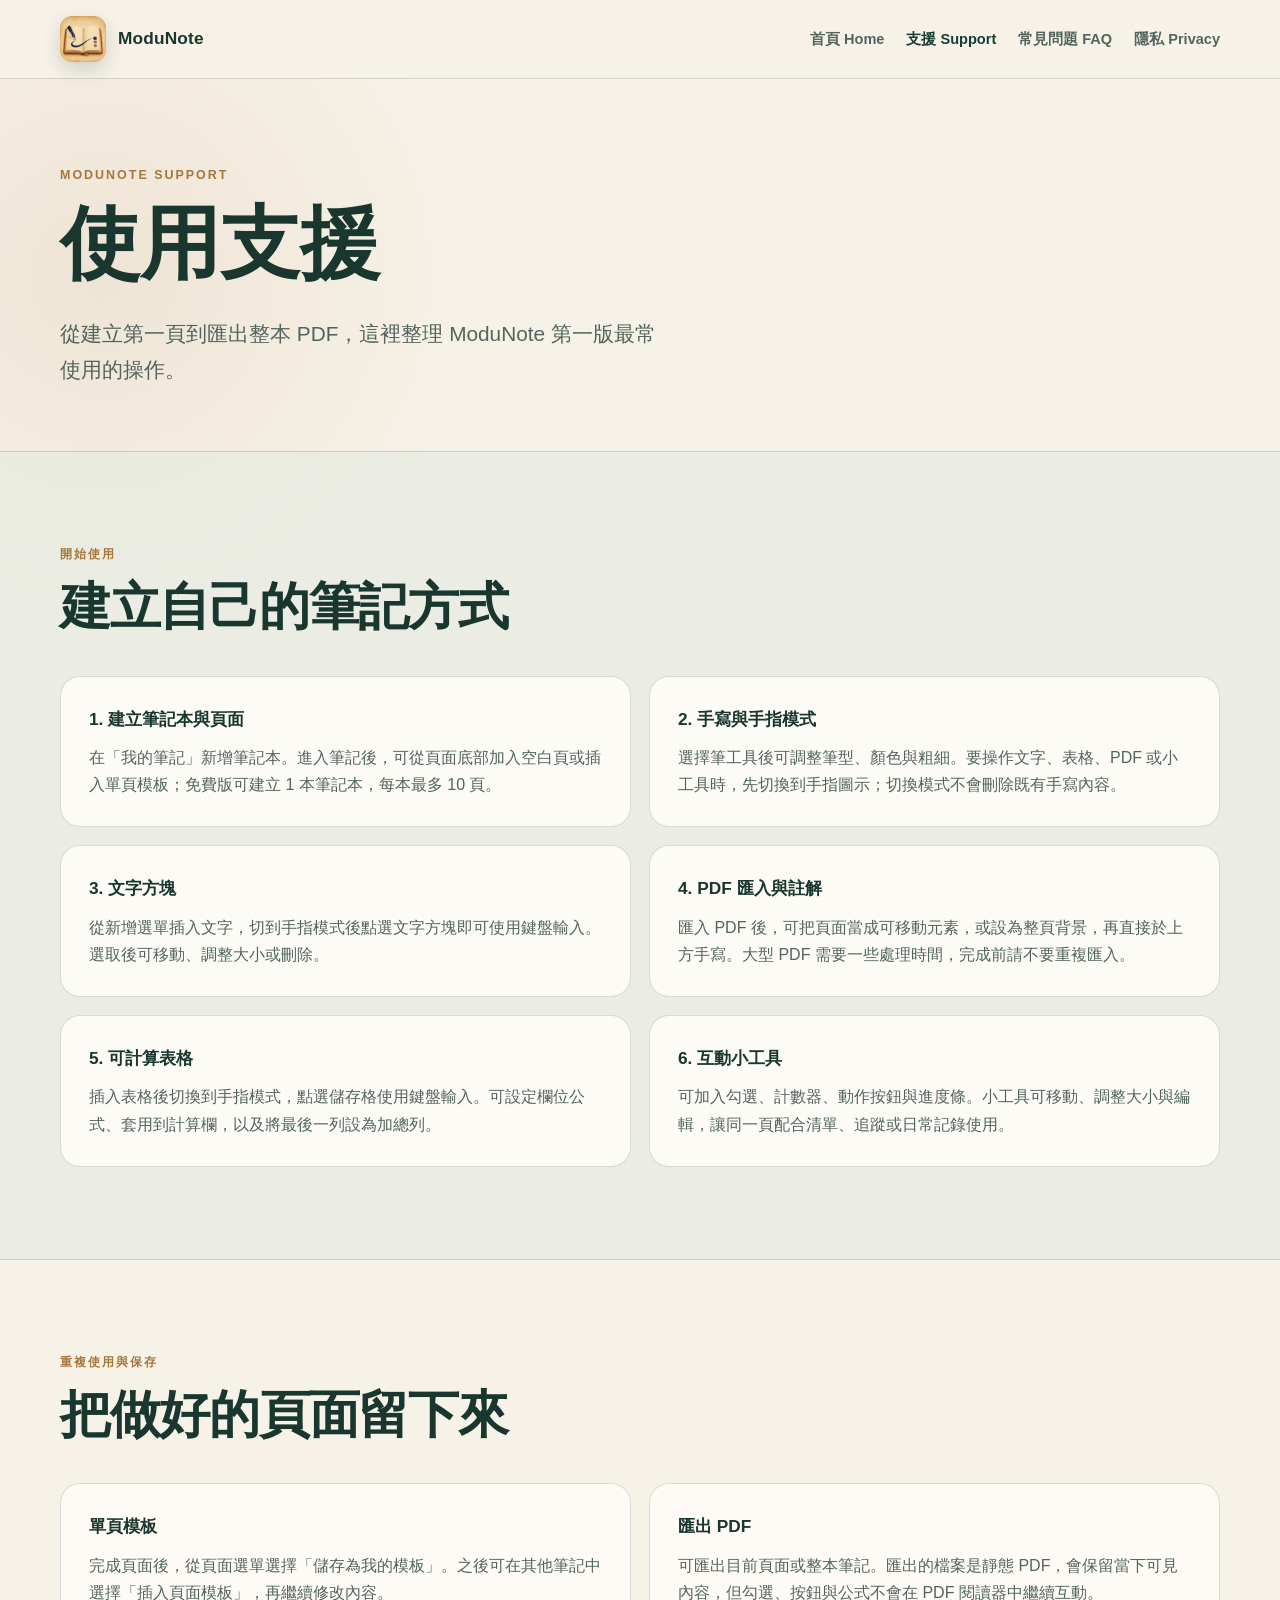
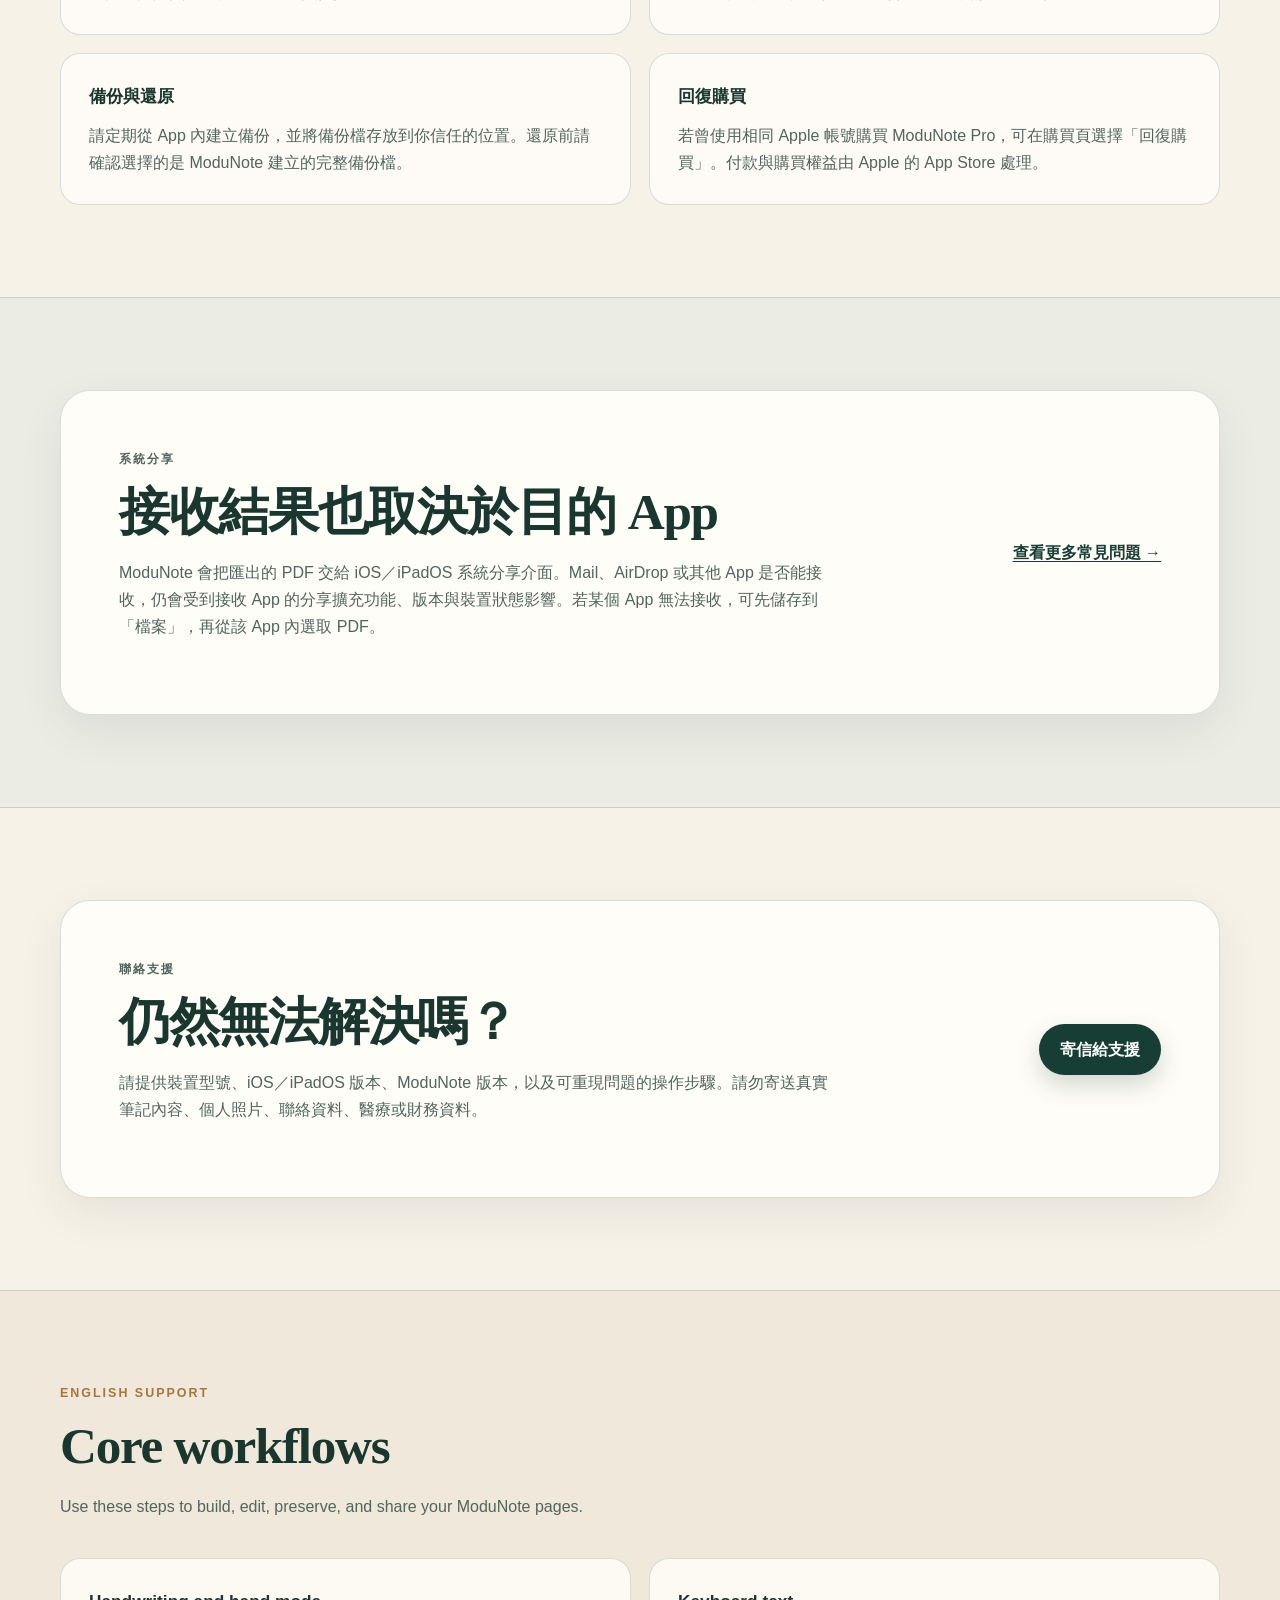
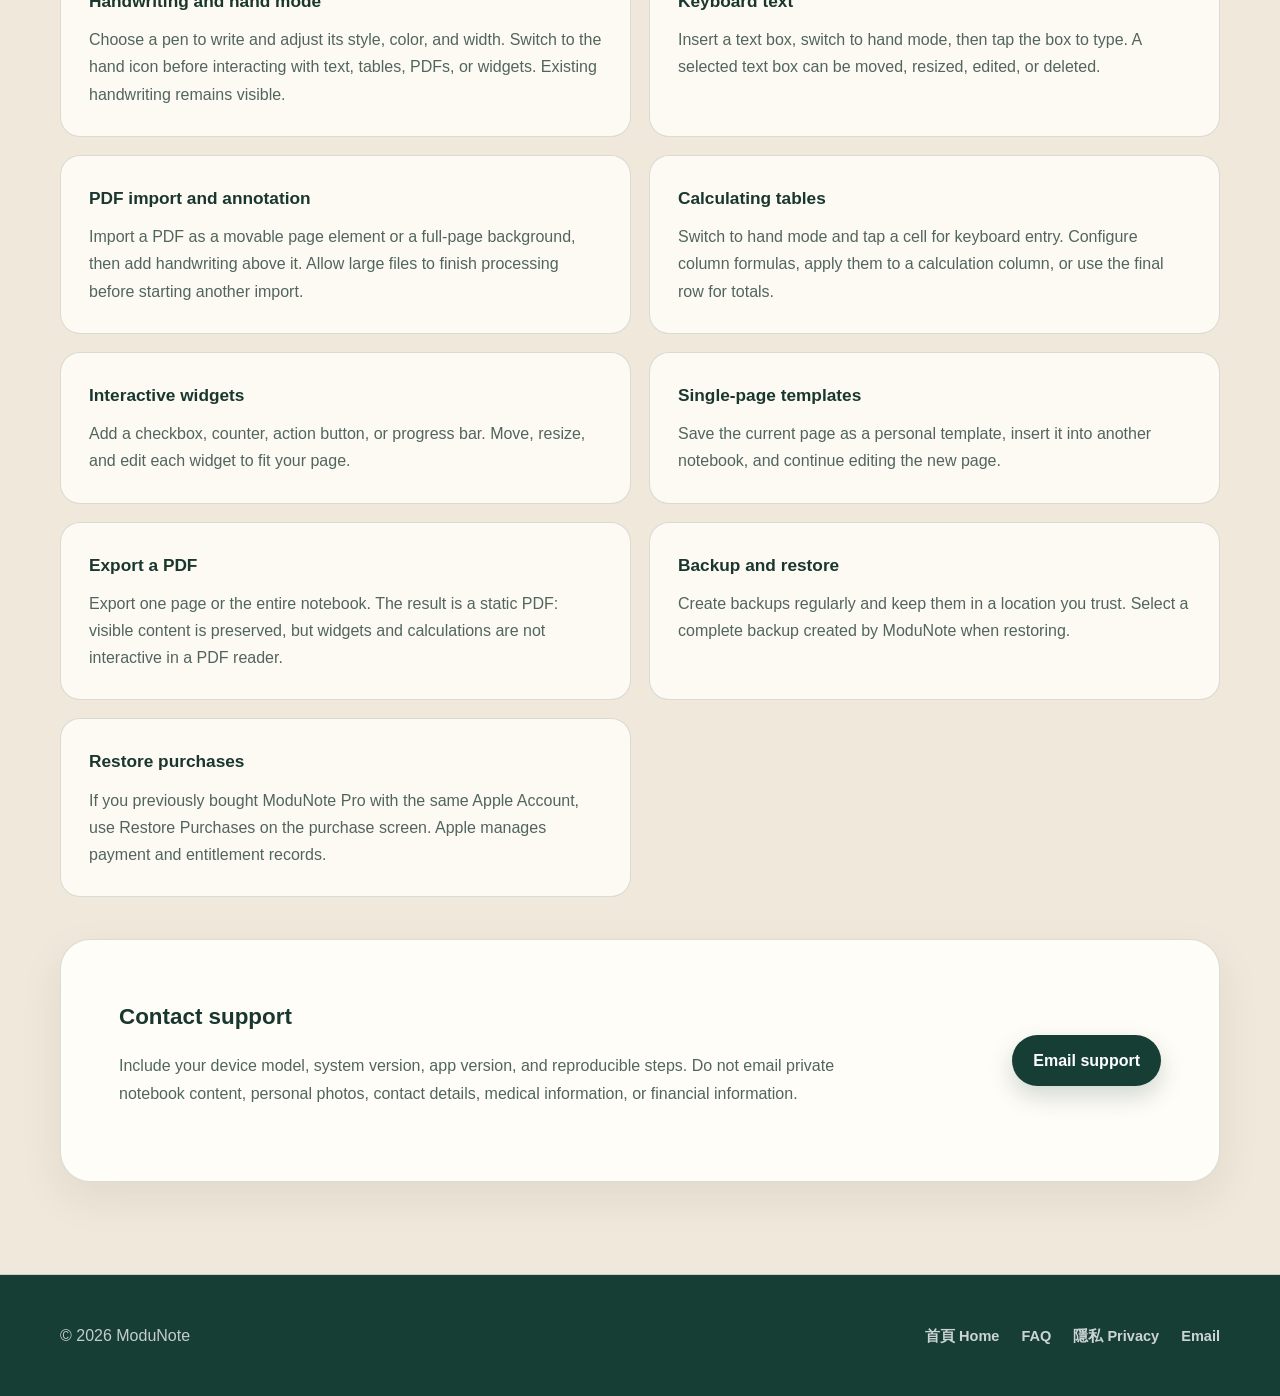
<file: support.html>
<!doctype html>
<html lang="zh-Hant">
  <head>
    <meta charset="utf-8">
    <meta name="viewport" content="width=device-width, initial-scale=1">
    <meta name="description" content="ModuNote 使用支援：筆記、手寫、PDF、表格、小工具、模板、備份與購買說明。">
    <title>使用支援｜ModuNote</title>
    <link rel="canonical" href="https://ducky0811.github.io/modunote-support/support.html">
    <link rel="icon" href="assets/app-icon.png" type="image/png">
    <link rel="stylesheet" href="assets/styles.css">
  </head>
  <body>
    <a class="skip-link" href="#main-content">跳到主要內容 / Skip to content</a>
    <header class="site-header">
      <div class="container nav-wrap">
        <a class="brand" href="index.html" aria-label="ModuNote 首頁">
          <img src="assets/app-icon.png" alt="" width="46" height="46">
          <span>ModuNote</span>
        </a>
        <nav aria-label="主要導覽 / Main navigation">
          <ul class="site-nav">
            <li><a href="index.html">首頁 Home</a></li>
            <li><a href="support.html" aria-current="page">支援 Support</a></li>
            <li><a href="faq.html">常見問題 FAQ</a></li>
            <li><a href="privacy.html">隱私 Privacy</a></li>
          </ul>
        </nav>
      </div>
    </header>

    <main id="main-content" tabindex="-1">
      <section class="page-hero container" aria-labelledby="page-title">
        <p class="eyebrow">MODUNOTE SUPPORT</p>
        <h1 id="page-title">使用支援</h1>
        <p class="lead">從建立第一頁到匯出整本 PDF，這裡整理 ModuNote 第一版最常使用的操作。</p>
      </section>

      <section class="section section-tint" aria-labelledby="start-title">
        <div class="container">
          <div class="section-heading">
            <p class="eyebrow">開始使用</p>
            <h2 id="start-title">建立自己的筆記方式</h2>
          </div>
          <div class="support-grid">
            <article class="support-card">
              <h3>1. 建立筆記本與頁面</h3>
              <p>在「我的筆記」新增筆記本。進入筆記後，可從頁面底部加入空白頁或插入單頁模板；免費版可建立 1 本筆記本，每本最多 10 頁。</p>
            </article>
            <article class="support-card">
              <h3>2. 手寫與手指模式</h3>
              <p>選擇筆工具後可調整筆型、顏色與粗細。要操作文字、表格、PDF 或小工具時，先切換到手指圖示；切換模式不會刪除既有手寫內容。</p>
            </article>
            <article class="support-card">
              <h3>3. 文字方塊</h3>
              <p>從新增選單插入文字，切到手指模式後點選文字方塊即可使用鍵盤輸入。選取後可移動、調整大小或刪除。</p>
            </article>
            <article class="support-card">
              <h3>4. PDF 匯入與註解</h3>
              <p>匯入 PDF 後，可把頁面當成可移動元素，或設為整頁背景，再直接於上方手寫。大型 PDF 需要一些處理時間，完成前請不要重複匯入。</p>
            </article>
            <article class="support-card">
              <h3>5. 可計算表格</h3>
              <p>插入表格後切換到手指模式，點選儲存格使用鍵盤輸入。可設定欄位公式、套用到計算欄，以及將最後一列設為加總列。</p>
            </article>
            <article class="support-card">
              <h3>6. 互動小工具</h3>
              <p>可加入勾選、計數器、動作按鈕與進度條。小工具可移動、調整大小與編輯，讓同一頁配合清單、追蹤或日常記錄使用。</p>
            </article>
          </div>
        </div>
      </section>

      <section class="section container" aria-labelledby="reuse-title">
        <div class="section-heading">
          <p class="eyebrow">重複使用與保存</p>
          <h2 id="reuse-title">把做好的頁面留下來</h2>
        </div>
        <div class="support-grid">
          <article class="support-card">
            <h3>單頁模板</h3>
            <p>完成頁面後，從頁面選單選擇「儲存為我的模板」。之後可在其他筆記中選擇「插入頁面模板」，再繼續修改內容。</p>
          </article>
          <article class="support-card">
            <h3>匯出 PDF</h3>
            <p>可匯出目前頁面或整本筆記。匯出的檔案是靜態 PDF，會保留當下可見內容，但勾選、按鈕與公式不會在 PDF 閱讀器中繼續互動。</p>
          </article>
          <article class="support-card">
            <h3>備份與還原</h3>
            <p>請定期從 App 內建立備份，並將備份檔存放到你信任的位置。還原前請確認選擇的是 ModuNote 建立的完整備份檔。</p>
          </article>
          <article class="support-card">
            <h3>回復購買</h3>
            <p>若曾使用相同 Apple 帳號購買 ModuNote Pro，可在購買頁選擇「回復購買」。付款與購買權益由 Apple 的 App Store 處理。</p>
          </article>
        </div>
      </section>

      <section class="section section-tint" aria-labelledby="sharing-title">
        <div class="container">
          <div class="notice-panel">
            <div>
              <p class="eyebrow">系統分享</p>
              <h2 id="sharing-title">接收結果也取決於目的 App</h2>
              <p>ModuNote 會把匯出的 PDF 交給 iOS／iPadOS 系統分享介面。Mail、AirDrop 或其他 App 是否能接收，仍會受到接收 App 的分享擴充功能、版本與裝置狀態影響。若某個 App 無法接收，可先儲存到「檔案」，再從該 App 內選取 PDF。</p>
            </div>
            <a class="text-link" href="faq.html">查看更多常見問題 <span aria-hidden="true">→</span></a>
          </div>
        </div>
      </section>

      <section class="section container" aria-labelledby="contact-title">
        <div class="contact-card">
          <div>
            <p class="eyebrow">聯絡支援</p>
            <h2 id="contact-title">仍然無法解決嗎？</h2>
            <p>請提供裝置型號、iOS／iPadOS 版本、ModuNote 版本，以及可重現問題的操作步驟。請勿寄送真實筆記內容、個人照片、聯絡資料、醫療或財務資料。</p>
          </div>
          <a class="button primary" href="mailto:stockcatcher.pro@gmail.com">寄信給支援</a>
        </div>
      </section>

      <section class="section english-section" lang="en" aria-labelledby="english-title">
        <div class="container">
          <div class="section-heading">
            <p class="eyebrow">ENGLISH SUPPORT</p>
            <h2 id="english-title">Core workflows</h2>
            <p>Use these steps to build, edit, preserve, and share your ModuNote pages.</p>
          </div>
          <div class="support-grid">
            <article class="support-card"><h3>Handwriting and hand mode</h3><p>Choose a pen to write and adjust its style, color, and width. Switch to the hand icon before interacting with text, tables, PDFs, or widgets. Existing handwriting remains visible.</p></article>
            <article class="support-card"><h3>Keyboard text</h3><p>Insert a text box, switch to hand mode, then tap the box to type. A selected text box can be moved, resized, edited, or deleted.</p></article>
            <article class="support-card"><h3>PDF import and annotation</h3><p>Import a PDF as a movable page element or a full-page background, then add handwriting above it. Allow large files to finish processing before starting another import.</p></article>
            <article class="support-card"><h3>Calculating tables</h3><p>Switch to hand mode and tap a cell for keyboard entry. Configure column formulas, apply them to a calculation column, or use the final row for totals.</p></article>
            <article class="support-card"><h3>Interactive widgets</h3><p>Add a checkbox, counter, action button, or progress bar. Move, resize, and edit each widget to fit your page.</p></article>
            <article class="support-card"><h3>Single-page templates</h3><p>Save the current page as a personal template, insert it into another notebook, and continue editing the new page.</p></article>
            <article class="support-card"><h3>Export a PDF</h3><p>Export one page or the entire notebook. The result is a static PDF: visible content is preserved, but widgets and calculations are not interactive in a PDF reader.</p></article>
            <article class="support-card"><h3>Backup and restore</h3><p>Create backups regularly and keep them in a location you trust. Select a complete backup created by ModuNote when restoring.</p></article>
            <article class="support-card"><h3>Restore purchases</h3><p>If you previously bought ModuNote Pro with the same Apple Account, use Restore Purchases on the purchase screen. Apple manages payment and entitlement records.</p></article>
          </div>
          <div class="contact-card compact-contact">
            <div>
              <h3>Contact support</h3>
              <p>Include your device model, system version, app version, and reproducible steps. Do not email private notebook content, personal photos, contact details, medical information, or financial information.</p>
            </div>
            <a class="button primary" href="mailto:stockcatcher.pro@gmail.com">Email support</a>
          </div>
        </div>
      </section>
    </main>

    <footer class="site-footer">
      <div class="container footer-wrap">
        <p>© 2026 ModuNote</p>
        <ul class="footer-links" aria-label="頁尾導覽 / Footer navigation">
          <li><a href="index.html">首頁 Home</a></li>
          <li><a href="faq.html">FAQ</a></li>
          <li><a href="privacy.html">隱私 Privacy</a></li>
          <li><a href="mailto:stockcatcher.pro@gmail.com">Email</a></li>
        </ul>
      </div>
    </footer>
  </body>
</html>
</file>
<file: assets/styles.css>
:root {
  color-scheme: light;
  --paper: #f7f2e8;
  --paper-deep: #eee5d6;
  --surface: #fffdf8;
  --surface-green: #e3ebe2;
  --ink: #19372f;
  --ink-soft: #51655e;
  --green: #27584b;
  --green-dark: #173e35;
  --gold: #a7763c;
  --line: rgba(25, 55, 47, 0.16);
  --shadow: 0 22px 60px rgba(39, 57, 49, 0.12);
  --radius-lg: 30px;
  --radius-md: 20px;
  --max-width: 1160px;
}

* {
  box-sizing: border-box;
}

html {
  scroll-behavior: smooth;
}

body {
  margin: 0;
  background:
    radial-gradient(circle at 8% 6%, rgba(167, 118, 60, 0.11), transparent 24rem),
    var(--paper);
  color: var(--ink);
  font-family: -apple-system, BlinkMacSystemFont, "Segoe UI", sans-serif;
  line-height: 1.7;
  text-rendering: optimizeLegibility;
}

a {
  color: var(--green-dark);
  text-underline-offset: 0.2em;
}

a:focus-visible {
  outline: 3px solid #d19a55;
  outline-offset: 4px;
  border-radius: 6px;
}

img {
  display: block;
  max-width: 100%;
}

.container {
  width: min(calc(100% - 40px), var(--max-width));
  margin-inline: auto;
}

.skip-link {
  position: fixed;
  z-index: 100;
  top: 12px;
  left: 12px;
  padding: 10px 16px;
  border-radius: 10px;
  background: var(--ink);
  color: #fff;
  transform: translateY(-160%);
}

.skip-link:focus {
  transform: translateY(0);
}

.site-header {
  position: sticky;
  z-index: 20;
  top: 0;
  border-bottom: 1px solid var(--line);
  background: rgba(247, 242, 232, 0.94);
  backdrop-filter: blur(16px);
}

.nav-wrap,
.footer-wrap {
  display: flex;
  align-items: center;
  justify-content: space-between;
  gap: 24px;
}

.nav-wrap {
  min-height: 78px;
  padding-block: 10px;
}

.brand {
  display: inline-flex;
  flex: 0 0 auto;
  align-items: center;
  gap: 12px;
  color: var(--ink);
  font-size: 1.08rem;
  font-weight: 750;
  letter-spacing: 0.01em;
  text-decoration: none;
}

.brand img {
  border-radius: 12px;
  box-shadow: 0 7px 18px rgba(25, 55, 47, 0.18);
}

.site-nav,
.footer-links {
  display: flex;
  flex-wrap: wrap;
  align-items: center;
  gap: 8px 22px;
  margin: 0;
  padding: 0;
  list-style: none;
}

.site-nav a,
.footer-links a {
  color: var(--ink-soft);
  font-size: 0.91rem;
  font-weight: 650;
  text-decoration: none;
}

.site-nav a:hover,
.site-nav a[aria-current="page"],
.footer-links a:hover {
  color: var(--green-dark);
}

.hero {
  display: grid;
  grid-template-columns: minmax(0, 1.15fr) minmax(280px, 0.85fr);
  align-items: center;
  gap: clamp(36px, 7vw, 92px);
  min-height: 660px;
  padding-block: 90px;
}

.hero h1,
.section-heading h2,
.notice-panel h2,
.contact-card h2 {
  margin: 0;
  font-family: ui-serif, Georgia, "Times New Roman", serif;
  font-weight: 650;
  letter-spacing: -0.025em;
  line-height: 1.18;
}

.hero h1 {
  max-width: 11ch;
  font-size: clamp(2.85rem, 7vw, 5.65rem);
}

.lead {
  max-width: 38rem;
  margin: 26px 0 0;
  color: var(--ink-soft);
  font-size: clamp(1.08rem, 2vw, 1.3rem);
}

.eyebrow {
  margin: 0 0 12px;
  color: var(--gold);
  font-size: 0.78rem;
  font-weight: 800;
  letter-spacing: 0.16em;
}

.badge-row,
.button-row {
  display: flex;
  flex-wrap: wrap;
  gap: 10px;
  margin-top: 28px;
}

.badge {
  padding: 7px 13px;
  border: 1px solid var(--line);
  border-radius: 999px;
  background: rgba(255, 253, 248, 0.7);
  color: var(--ink-soft);
  font-size: 0.86rem;
  font-weight: 650;
}

.button {
  display: inline-flex;
  align-items: center;
  justify-content: center;
  min-height: 48px;
  padding: 11px 20px;
  border: 1px solid transparent;
  border-radius: 999px;
  font-weight: 720;
  text-decoration: none;
}

.button.primary {
  background: var(--green-dark);
  color: #fff;
  box-shadow: 0 10px 24px rgba(23, 62, 53, 0.2);
}

.button.secondary {
  border-color: var(--line);
  background: rgba(255, 253, 248, 0.72);
  color: var(--green-dark);
}

.hero-art {
  position: relative;
  display: grid;
  place-items: center;
  min-height: 390px;
}

.hero-art img {
  position: relative;
  z-index: 2;
  width: min(78vw, 320px);
  border-radius: 25%;
  box-shadow: var(--shadow);
  transform: rotate(3deg);
}

.icon-halo {
  position: absolute;
  width: min(86vw, 380px);
  aspect-ratio: 1;
  border: 1px solid rgba(39, 88, 75, 0.15);
  border-radius: 50%;
  background: rgba(227, 235, 226, 0.72);
}

.section {
  padding-block: 92px;
}

.section-tint,
.english-section {
  border-block: 1px solid var(--line);
  background: rgba(227, 235, 226, 0.58);
}

.section-heading {
  max-width: 730px;
  margin-bottom: 38px;
}

.section-heading.centered {
  margin-inline: auto;
  text-align: center;
}

.section-heading h2,
.notice-panel h2,
.contact-card h2 {
  font-size: clamp(2rem, 4vw, 3.2rem);
}

.section-heading p:not(.eyebrow),
.notice-panel p,
.contact-card p {
  color: var(--ink-soft);
}

.page-hero {
  padding-block: 86px 64px;
}

.page-hero h1 {
  margin: 0;
  font-family: ui-serif, Georgia, "Times New Roman", serif;
  font-size: clamp(2.8rem, 7vw, 5rem);
  line-height: 1.15;
}

.narrow-container {
  max-width: 900px;
}

.visually-hidden {
  position: absolute;
  width: 1px;
  height: 1px;
  padding: 0;
  overflow: hidden;
  clip: rect(0, 0, 0, 0);
  white-space: nowrap;
  border: 0;
}

.card-grid,
.plan-grid {
  display: grid;
  gap: 18px;
}

.support-grid {
  display: grid;
  grid-template-columns: repeat(2, minmax(0, 1fr));
  gap: 18px;
}

.support-card,
.faq-item {
  padding: 28px;
  border: 1px solid var(--line);
  border-radius: var(--radius-md);
  background: rgba(255, 253, 248, 0.86);
}

.support-card h3,
.faq-item h3 {
  margin: 0 0 10px;
  color: var(--ink);
  font-size: 1.08rem;
}

.support-card p,
.faq-item p {
  margin: 0;
  color: var(--ink-soft);
}

.faq-list {
  display: grid;
  gap: 14px;
}

.compact-contact {
  margin-top: 42px;
}

.compact-contact h3 {
  margin: 0 0 8px;
  font-size: 1.4rem;
}

.effective-date {
  margin: 18px 0 0;
  color: var(--ink-soft);
  font-weight: 650;
}

.policy-layout {
  display: grid;
  grid-template-columns: minmax(250px, 0.7fr) minmax(0, 1.55fr);
  align-items: start;
  gap: clamp(30px, 6vw, 76px);
}

.policy-summary {
  position: sticky;
  top: 110px;
  padding: 30px;
  border: 1px solid var(--line);
  border-radius: var(--radius-md);
  background: var(--green-dark);
  color: #fff;
  box-shadow: var(--shadow);
}

.policy-summary h2 {
  margin: 0;
  font-family: ui-serif, Georgia, "Times New Roman", serif;
  font-size: 1.8rem;
  line-height: 1.25;
}

.policy-summary .check-list {
  color: rgba(255, 255, 255, 0.82);
}

.policy-content > h2 {
  margin: 0 0 28px;
  font-family: ui-serif, Georgia, "Times New Roman", serif;
  font-size: clamp(2rem, 4vw, 3rem);
}

.policy-content section {
  padding-block: 24px;
  border-bottom: 1px solid var(--line);
}

.policy-content section:first-of-type {
  padding-top: 0;
}

.policy-content h3 {
  margin: 0 0 8px;
  font-size: 1.12rem;
}

.policy-content p {
  margin: 0;
  color: var(--ink-soft);
}

.four-columns {
  grid-template-columns: repeat(4, minmax(0, 1fr));
}

.three-columns {
  grid-template-columns: repeat(3, minmax(0, 1fr));
}

.card,
.plan-card {
  position: relative;
  padding: 28px;
  overflow: hidden;
  border: 1px solid var(--line);
  border-radius: var(--radius-md);
  background: rgba(255, 253, 248, 0.83);
}

.card h3,
.plan-card h3 {
  margin: 8px 0 10px;
  font-size: 1.18rem;
}

.card p,
.plan-card p,
.check-list {
  color: var(--ink-soft);
}

.card-number {
  color: rgba(167, 118, 60, 0.72);
  font-family: ui-serif, Georgia, serif;
  font-size: 1.8rem;
}

.plan-grid {
  grid-template-columns: repeat(2, minmax(0, 1fr));
  max-width: 900px;
  margin-inline: auto;
}

.plan-card {
  padding: 36px;
}

.plan-card.featured {
  border-color: rgba(39, 88, 75, 0.38);
  background: var(--green-dark);
  color: #fff;
  box-shadow: var(--shadow);
}

.plan-card.featured .check-list,
.plan-card.featured .plan-kicker {
  color: rgba(255, 255, 255, 0.8);
}

.plan-kicker {
  margin: 0;
  color: var(--gold);
  font-size: 0.82rem;
  font-weight: 800;
  letter-spacing: 0.12em;
}

.check-list {
  display: grid;
  gap: 11px;
  margin: 22px 0 0;
  padding: 0;
  list-style: none;
}

.check-list li::before {
  content: "✓";
  margin-right: 10px;
  color: var(--gold);
  font-weight: 900;
}

.notice-panel,
.contact-card {
  display: flex;
  align-items: center;
  justify-content: space-between;
  gap: 32px;
  padding: clamp(30px, 6vw, 58px);
  border: 1px solid var(--line);
  border-radius: var(--radius-lg);
  background: var(--surface);
  box-shadow: 0 16px 44px rgba(39, 57, 49, 0.08);
}

.notice-panel > div,
.contact-card > div {
  max-width: 720px;
}

.text-link {
  flex: 0 0 auto;
  font-weight: 750;
}

.english-section {
  background: rgba(238, 229, 214, 0.72);
}

.site-footer {
  border-top: 1px solid var(--line);
  background: var(--green-dark);
  color: rgba(255, 255, 255, 0.74);
}

.footer-wrap {
  min-height: 120px;
  padding-block: 28px;
}

.site-footer .footer-links a {
  color: rgba(255, 255, 255, 0.78);
}

@media (max-width: 940px) {
  .four-columns,
  .three-columns,
  .support-grid {
    grid-template-columns: repeat(2, minmax(0, 1fr));
  }

  .hero {
    grid-template-columns: 1fr;
    min-height: auto;
    padding-block: 72px;
  }

  .hero-art {
    min-height: 340px;
  }

  .policy-layout {
    grid-template-columns: 1fr;
  }

  .policy-summary {
    position: static;
  }
}

@media (max-width: 700px) {
  .container {
    width: min(calc(100% - 28px), var(--max-width));
  }

  .nav-wrap,
  .footer-wrap,
  .notice-panel,
  .contact-card {
    align-items: flex-start;
    flex-direction: column;
  }

  .site-header {
    position: static;
  }

  .site-nav {
    gap: 7px 14px;
  }

  .site-nav a {
    font-size: 0.83rem;
  }

  .hero {
    padding-block: 58px 72px;
  }

  .hero h1 {
    font-size: clamp(2.6rem, 15vw, 4rem);
  }

  .section {
    padding-block: 70px;
  }

  .four-columns,
  .three-columns,
  .plan-grid,
  .support-grid {
    grid-template-columns: 1fr;
  }

  .button {
    width: 100%;
  }
}

@media (prefers-reduced-motion: reduce) {
  html {
    scroll-behavior: auto;
  }
}
</file>
